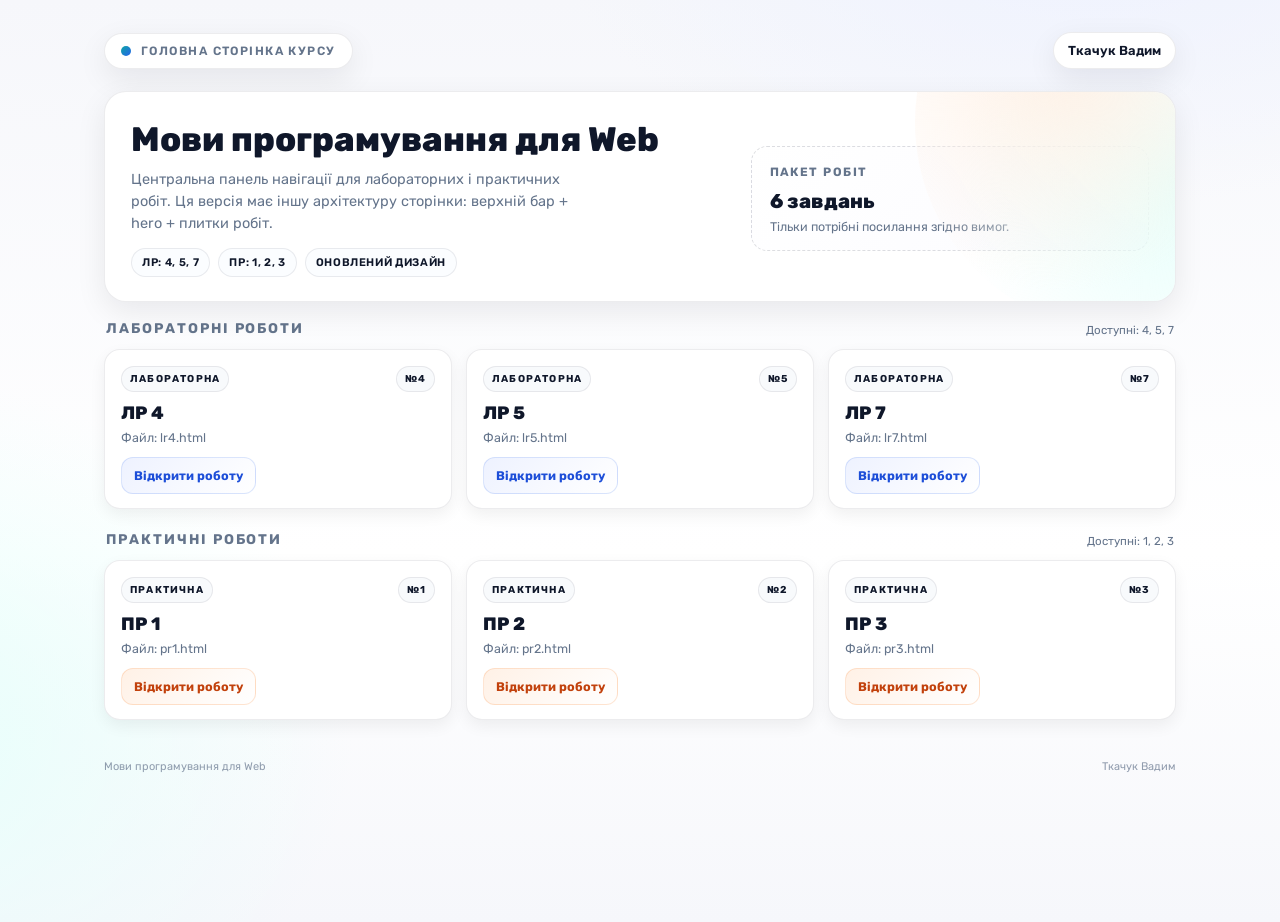
<file: index.html>
<!DOCTYPE html>
<html lang="uk">
<head>
  <meta charset="UTF-8" />
  <title>Мови програмування для Web — Ткачук Вадим</title>
  <meta name="viewport" content="width=device-width, initial-scale=1.0" />

  <!-- Інший шрифт і настрій -->
  <link href="https://fonts.googleapis.com/css2?family=Rubik:wght@300;400;600;800&display=swap" rel="stylesheet">

  <style>
    :root{
      --bg: #f6f7fb;
      --panel: #ffffff;
      --text: #0f172a;
      --muted: #64748b;

      --accent-a: #0ea5a5;  /* teal */
      --accent-b: #f97316;  /* orange */
      --accent-c: #2563eb;  /* blue */

      --soft-a: #e6fffb;
      --soft-b: #fff1e6;
      --soft-c: #eef2ff;

      --border: rgba(15, 23, 42, 0.08);
      --shadow: 0 10px 30px rgba(2, 6, 23, 0.08);
      --radius-xl: 22px;
      --radius-lg: 16px;
    }

    *{ box-sizing:border-box; margin:0; padding:0; }

    body{
      font-family: "Rubik", system-ui, -apple-system, Segoe UI, Roboto, Arial, sans-serif;
      color: var(--text);
      background:
        radial-gradient(900px 500px at 85% -10%, var(--soft-c), transparent 60%),
        radial-gradient(800px 600px at -10% 80%, var(--soft-a), transparent 60%),
        linear-gradient(180deg, var(--bg), #ffffff 60%, var(--bg));
      min-height:100vh;
    }

    /* Верхня панель */
    .topbar{
      max-width: 1100px;
      margin: 22px auto 0;
      padding: 10px 14px;
      display:flex;
      align-items:center;
      justify-content:space-between;
      gap: 12px;
    }

    .brand{
      background: var(--panel);
      border: 1px solid var(--border);
      box-shadow: var(--shadow);
      border-radius: 999px;
      padding: 10px 16px;
      display:flex;
      align-items:center;
      gap: 10px;
    }

    .dot{
      width: 10px;
      height: 10px;
      border-radius: 50%;
      background: linear-gradient(135deg, var(--accent-a), var(--accent-c));
    }

    .brand span{
      font-size: 12px;
      letter-spacing: 0.12em;
      text-transform: uppercase;
      color: var(--muted);
      font-weight: 600;
    }

    .name-pill{
      background: var(--panel);
      border: 1px solid var(--border);
      box-shadow: var(--shadow);
      border-radius: 999px;
      padding: 10px 14px;
      font-size: 13px;
      font-weight: 600;
      color: var(--text);
      white-space: nowrap;
    }

    /* Герой */
    .hero-wrap{
      max-width: 1100px;
      margin: 12px auto 0;
      padding: 0 14px;
    }

    .hero{
      background: var(--panel);
      border: 1px solid var(--border);
      box-shadow: var(--shadow);
      border-radius: var(--radius-xl);
      padding: 28px 26px 24px;
      display:grid;
      grid-template-columns: 1.2fr 0.8fr;
      gap: 22px;
      position: relative;
      overflow: hidden;
    }

    .hero::after{
      content:"";
      position:absolute;
      width: 420px;
      height: 420px;
      border-radius: 50%;
      right: -160px;
      top: -180px;
      background:
        radial-gradient(circle at 35% 35%, var(--soft-b), transparent 60%),
        radial-gradient(circle at 65% 65%, var(--soft-a), transparent 60%);
      pointer-events:none;
    }

    .hero h1{
      font-size: clamp(24px, 3.4vw, 34px);
      font-weight: 800;
      line-height: 1.15;
      margin-bottom: 10px;
    }

    .hero p{
      color: var(--muted);
      font-size: 14.5px;
      line-height: 1.5;
      max-width: 50ch;
    }

    .hero-badges{
      display:flex;
      flex-wrap: wrap;
      gap: 8px;
      margin-top: 14px;
    }

    .badge{
      padding: 7px 10px;
      border-radius: 999px;
      border: 1px solid var(--border);
      background: #fbfdff;
      font-size: 11px;
      font-weight: 600;
      letter-spacing: 0.06em;
      text-transform: uppercase;
      color: #0f172a;
    }

    .side-card{
      border-radius: var(--radius-lg);
      border: 1px dashed rgba(15,23,42,0.14);
      background: linear-gradient(135deg, #ffffff, #fbfbff);
      padding: 18px 18px 16px;
      align-self: center;
    }

    .side-card h3{
      font-size: 12px;
      letter-spacing: 0.12em;
      text-transform: uppercase;
      color: var(--muted);
      margin-bottom: 10px;
    }

    .side-card .big{
      font-size: 20px;
      font-weight: 800;
    }

    .side-card .small{
      margin-top: 6px;
      font-size: 12.5px;
      color: var(--muted);
    }

    /* Секція робіт */
    .content{
      max-width: 1100px;
      margin: 18px auto 40px;
      padding: 0 14px;
    }

    .section-head{
      display:flex;
      align-items:flex-end;
      justify-content: space-between;
      gap: 12px;
      margin: 18px 2px 12px;
    }

    .section-title{
      font-size: 14px;
      letter-spacing: 0.14em;
      text-transform: uppercase;
      color: var(--muted);
      font-weight: 700;
    }

    .section-sub{
      font-size: 11.5px;
      color: var(--muted);
    }

    /* Інша побудова: плитки */
    .grid{
      display:grid;
      grid-template-columns: repeat(3, minmax(0, 1fr));
      gap: 14px;
    }

    .card{
      background: var(--panel);
      border: 1px solid var(--border);
      border-radius: var(--radius-lg);
      box-shadow: 0 6px 16px rgba(2, 6, 23, 0.06);
      padding: 16px 16px 14px;
      transition: transform .16s ease, box-shadow .16s ease, border-color .16s ease;
    }

    .card:hover{
      transform: translateY(-3px);
      box-shadow: 0 14px 28px rgba(2, 6, 23, 0.10);
      border-color: rgba(15,23,42,0.14);
    }

    .card-row{
      display:flex;
      align-items:center;
      justify-content: space-between;
      gap: 10px;
    }

    .tag{
      font-size: 10px;
      font-weight: 700;
      letter-spacing: 0.12em;
      text-transform: uppercase;
      padding: 6px 8px;
      border-radius: 999px;
      border: 1px solid var(--border);
      background: #f8fafc;
      color: #0f172a;
      white-space: nowrap;
    }

    .work-title{
      font-size: 18px;
      font-weight: 800;
      margin: 10px 0 6px;
    }

    .work-desc{
      font-size: 12.5px;
      color: var(--muted);
      margin-bottom: 12px;
    }

    .go{
      display:inline-flex;
      align-items:center;
      justify-content:center;
      gap: 8px;
      text-decoration:none;
      font-size: 12.5px;
      font-weight: 700;
      padding: 10px 12px;
      border-radius: 12px;
      border: 1px solid transparent;
      transition: background .16s ease, border-color .16s ease;
    }

    /* Різні стилі кнопок для відчутно іншого дизайну */
    .go.lab{
      background: linear-gradient(135deg, var(--soft-c), #ffffff);
      color: #1d4ed8;
      border-color: rgba(37, 99, 235, 0.16);
    }

    .go.pr{
      background: linear-gradient(135deg, var(--soft-b), #ffffff);
      color: #c2410c;
      border-color: rgba(249, 115, 22, 0.18);
    }

    .go:hover{
      background: #ffffff;
    }

    /* Футер */
    footer{
      max-width: 1100px;
      margin: 0 auto 30px;
      padding: 0 14px;
      color: rgba(100,116,139,0.7);
      font-size: 11px;
      display:flex;
      justify-content: space-between;
      gap: 10px;
    }

    /* Адаптив */
    @media (max-width: 980px){
      .hero{
        grid-template-columns: 1fr;
      }
      .grid{
        grid-template-columns: repeat(2, minmax(0, 1fr));
      }
    }

    @media (max-width: 640px){
      .topbar{
        flex-direction: column;
        align-items: stretch;
      }
      .brand, .name-pill{
        justify-content:center;
      }
      .grid{
        grid-template-columns: 1fr;
      }
      footer{
        flex-direction: column;
        align-items: flex-start;
      }
    }
  </style>
</head>

<body>
  <!-- Верхня панель -->
  <div class="topbar">
    <div class="brand">
      <span class="dot"></span>
      <span>Головна сторінка курсу</span>
    </div>
    <div class="name-pill">Ткачук Вадим</div>
  </div>

  <!-- Герой -->
  <div class="hero-wrap">
    <section class="hero">
      <div>
        <h1>Мови програмування для Web</h1>
        <p>
          Центральна панель навігації для лабораторних і практичних робіт.
          Ця версія має іншу архітектуру сторінки: верхній бар + hero + плитки робіт.
        </p>
        <div class="hero-badges">
          <span class="badge">ЛР: 4, 5, 7</span>
          <span class="badge">ПР: 1, 2, 3</span>
          <span class="badge">Оновлений дизайн</span>
        </div>
      </div>

      <div class="side-card">
        <h3>Пакет робіт</h3>
        <div class="big">6 завдань</div>
        <div class="small">
          Тільки потрібні посилання згідно вимог.
        </div>
      </div>
    </section>
  </div>

  <!-- Контент -->
  <div class="content">
    <!-- Лабораторні -->
    <div class="section-head">
      <div class="section-title">Лабораторні роботи</div>
      <div class="section-sub">Доступні: 4, 5, 7</div>
    </div>

    <div class="grid">
      <article class="card">
        <div class="card-row">
          <span class="tag">Лабораторна</span>
          <span class="tag">№4</span>
        </div>
        <div class="work-title">ЛР 4</div>
        <div class="work-desc">Файл: lr4.html</div>
        <a class="go lab" href="lr4.html">Відкрити роботу</a>
      </article>

      <article class="card">
        <div class="card-row">
          <span class="tag">Лабораторна</span>
          <span class="tag">№5</span>
        </div>
        <div class="work-title">ЛР 5</div>
        <div class="work-desc">Файл: lr5.html</div>
        <a class="go lab" href="lr5.html">Відкрити роботу</a>
      </article>

      <article class="card">
        <div class="card-row">
          <span class="tag">Лабораторна</span>
          <span class="tag">№7</span>
        </div>
        <div class="work-title">ЛР 7</div>
        <div class="work-desc">Файл: lr7.html</div>
        <a class="go lab" href="lr7.html">Відкрити роботу</a>
      </article>
    </div>

    <!-- Практичні -->
    <div class="section-head" style="margin-top: 22px;">
      <div class="section-title">Практичні роботи</div>
      <div class="section-sub">Доступні: 1, 2, 3</div>
    </div>

    <div class="grid">
      <article class="card">
        <div class="card-row">
          <span class="tag">Практична</span>
          <span class="tag">№1</span>
        </div>
        <div class="work-title">ПР 1</div>
        <div class="work-desc">Файл: pr1.html</div>
        <a class="go pr" href="pr1.html">Відкрити роботу</a>
      </article>

      <article class="card">
        <div class="card-row">
          <span class="tag">Практична</span>
          <span class="tag">№2</span>
        </div>
        <div class="work-title">ПР 2</div>
        <div class="work-desc">Файл: pr2.html</div>
        <a class="go pr" href="pr2.html">Відкрити роботу</a>
      </article>

      <article class="card">
        <div class="card-row">
          <span class="tag">Практична</span>
          <span class="tag">№3</span>
        </div>
        <div class="work-title">ПР 3</div>
        <div class="work-desc">Файл: pr3.html</div>
        <a class="go pr" href="pr3.html">Відкрити роботу</a>
      </article>
    </div>
  </div>

  <footer>
    <span>Мови програмування для Web</span>
    <span>Ткачук Вадим</span>
  </footer>
</body>
</html>
</file>
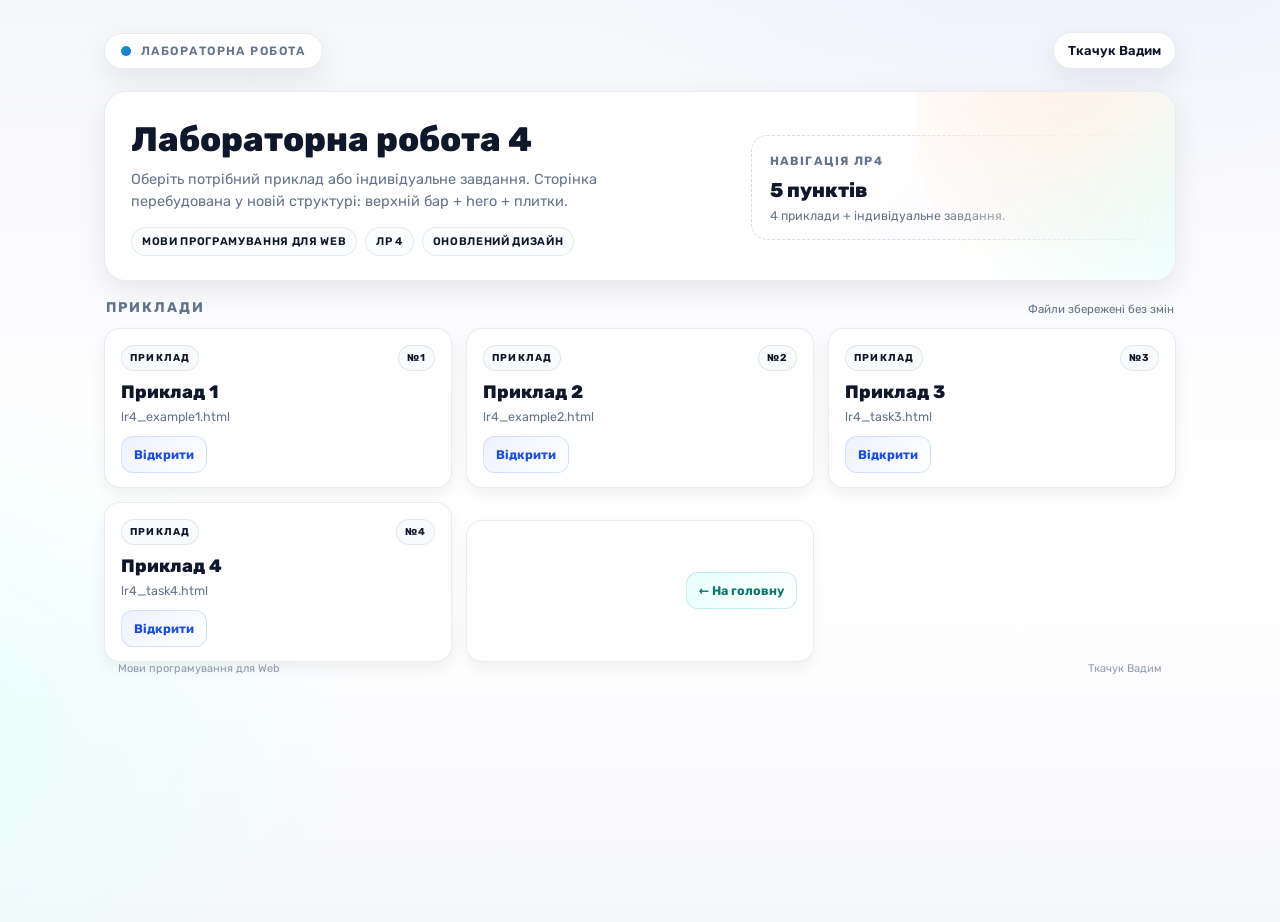
<file: lr4.html>
<!DOCTYPE html>
<html lang="uk">
<head>
  <meta charset="UTF-8" />
  <title>Лабораторна робота 4 — Мови програмування для Web</title>
  <meta name="viewport" content="width=device-width, initial-scale=1.0" />

  <!-- Інший шрифт -->
  <link href="https://fonts.googleapis.com/css2?family=Rubik:wght@300;400;600;800&display=swap" rel="stylesheet">

  <style>
    :root{
      --bg: #f6f7fb;
      --panel: #ffffff;
      --text: #0f172a;
      --muted: #64748b;

      --accent-a: #0ea5a5;  /* teal */
      --accent-b: #f97316;  /* orange */
      --accent-c: #2563eb;  /* blue */

      --soft-a: #e6fffb;
      --soft-b: #fff1e6;
      --soft-c: #eef2ff;

      --border: rgba(15, 23, 42, 0.08);
      --shadow: 0 10px 30px rgba(2, 6, 23, 0.08);

      --radius-xl: 22px;
      --radius-lg: 16px;
      --radius-md: 12px;
    }

    *{ box-sizing:border-box; margin:0; padding:0; }

    body{
      font-family: "Rubik", system-ui, -apple-system, Segoe UI, Roboto, Arial, sans-serif;
      color: var(--text);
      background:
        radial-gradient(900px 500px at 85% -10%, var(--soft-c), transparent 60%),
        radial-gradient(800px 600px at -10% 80%, var(--soft-a), transparent 60%),
        linear-gradient(180deg, var(--bg), #ffffff 60%, var(--bg));
      min-height:100vh;
    }

    /* Верхня панель */
    .topbar{
      max-width: 1100px;
      margin: 22px auto 0;
      padding: 10px 14px;
      display:flex;
      align-items:center;
      justify-content:space-between;
      gap: 12px;
    }

    .brand{
      background: var(--panel);
      border: 1px solid var(--border);
      box-shadow: var(--shadow);
      border-radius: 999px;
      padding: 10px 16px;
      display:flex;
      align-items:center;
      gap: 10px;
    }

    .dot{
      width: 10px;
      height: 10px;
      border-radius: 50%;
      background: linear-gradient(135deg, var(--accent-a), var(--accent-c));
    }

    .brand span{
      font-size: 12px;
      letter-spacing: 0.12em;
      text-transform: uppercase;
      color: var(--muted);
      font-weight: 600;
    }

    .name-pill{
      background: var(--panel);
      border: 1px solid var(--border);
      box-shadow: var(--shadow);
      border-radius: 999px;
      padding: 10px 14px;
      font-size: 13px;
      font-weight: 600;
      color: var(--text);
      white-space: nowrap;
    }

    /* Герой */
    .hero-wrap{
      max-width: 1100px;
      margin: 12px auto 0;
      padding: 0 14px;
    }

    .hero{
      background: var(--panel);
      border: 1px solid var(--border);
      box-shadow: var(--shadow);
      border-radius: var(--radius-xl);
      padding: 28px 26px 24px;
      display:grid;
      grid-template-columns: 1.2fr 0.8fr;
      gap: 22px;
      position: relative;
      overflow: hidden;
    }

    .hero::after{
      content:"";
      position:absolute;
      width: 420px;
      height: 420px;
      border-radius: 50%;
      right: -160px;
      top: -180px;
      background:
        radial-gradient(circle at 35% 35%, var(--soft-b), transparent 60%),
        radial-gradient(circle at 65% 65%, var(--soft-a), transparent 60%);
      pointer-events:none;
    }

    .hero h1{
      font-size: clamp(24px, 3.4vw, 34px);
      font-weight: 800;
      line-height: 1.15;
      margin-bottom: 10px;
    }

    .hero p{
      color: var(--muted);
      font-size: 14.5px;
      line-height: 1.5;
      max-width: 55ch;
    }

    .hero-badges{
      display:flex;
      flex-wrap: wrap;
      gap: 8px;
      margin-top: 14px;
    }

    .badge{
      padding: 7px 10px;
      border-radius: 999px;
      border: 1px solid var(--border);
      background: #fbfdff;
      font-size: 11px;
      font-weight: 600;
      letter-spacing: 0.06em;
      text-transform: uppercase;
      color: #0f172a;
    }

    .side-card{
      border-radius: var(--radius-lg);
      border: 1px dashed rgba(15,23,42,0.14);
      background: linear-gradient(135deg, #ffffff, #fbfbff);
      padding: 18px 18px 16px;
      align-self: center;
    }

    .side-card h3{
      font-size: 12px;
      letter-spacing: 0.12em;
      text-transform: uppercase;
      color: var(--muted);
      margin-bottom: 10px;
    }

    .side-card .big{
      font-size: 20px;
      font-weight: 800;
    }

    .side-card .small{
      margin-top: 6px;
      font-size: 12.5px;
      color: var(--muted);
    }

    /* Контент */
    .content{
      max-width: 1100px;
      margin: 18px auto 40px;
      padding: 0 14px;
    }

    .section-head{
      display:flex;
      align-items:flex-end;
      justify-content: space-between;
      gap: 12px;
      margin: 18px 2px 12px;
    }

    .section-title{
      font-size: 14px;
      letter-spacing: 0.14em;
      text-transform: uppercase;
      color: var(--muted);
      font-weight: 700;
    }

    .section-sub{
      font-size: 11.5px;
      color: var(--muted);
    }

    /* Плитки */
    .grid{
      display:grid;
      grid-template-columns: repeat(3, minmax(0, 1fr));
      gap: 14px;
    }

    .card{
      background: var(--panel);
      border: 1px solid var(--border);
      border-radius: var(--radius-lg);
      box-shadow: 0 6px 16px rgba(2, 6, 23, 0.06);
      padding: 16px 16px 14px;
      transition: transform .16s ease, box-shadow .16s ease, border-color .16s ease;
    }

    .card:hover{
      transform: translateY(-3px);
      box-shadow: 0 14px 28px rgba(2, 6, 23, 0.10);
      border-color: rgba(15,23,42,0.14);
    }

    .card-row{
      display:flex;
      align-items:center;
      justify-content: space-between;
      gap: 10px;
    }

    .tag{
      font-size: 10px;
      font-weight: 700;
      letter-spacing: 0.12em;
      text-transform: uppercase;
      padding: 6px 8px;
      border-radius: 999px;
      border: 1px solid var(--border);
      background: #f8fafc;
      color: #0f172a;
      white-space: nowrap;
    }

    .work-title{
      font-size: 18px;
      font-weight: 800;
      margin: 10px 0 6px;
    }

    .work-desc{
      font-size: 12.5px;
      color: var(--muted);
      margin-bottom: 12px;
    }

    .go{
      display:inline-flex;
      align-items:center;
      justify-content:center;
      gap: 8px;
      text-decoration:none;
      font-size: 12.5px;
      font-weight: 700;
      padding: 10px 12px;
      border-radius: var(--radius-md);
      border: 1px solid transparent;
      transition: background .16s ease, border-color .16s ease, transform .16s ease;
    }

    .go.example{
      background: linear-gradient(135deg, var(--soft-c), #ffffff);
      color: #1d4ed8;
      border-color: rgba(37, 99, 235, 0.16);
    }

    .go.individual{
      background: linear-gradient(135deg, var(--soft-b), #ffffff);
      color: #c2410c;
      border-color: rgba(249, 115, 22, 0.18);
    }

    .go.back{
      background: linear-gradient(135deg, var(--soft-a), #ffffff);
      color: #0f766e;
      border-color: rgba(14, 165, 165, 0.20);
    }

    .go:hover{
      background: #ffffff;
      transform: translateY(-1px);
    }

    /* Нижня панель */
    .bottom-bar{
      margin-top: 18px;
      display:flex;
      align-items:center;
      justify-content: space-between;
      gap: 12px;
      background: var(--panel);
      border: 1px solid var(--border);
      box-shadow: 0 6px 16px rgba(2, 6, 23, 0.05);
      border-radius: var(--radius-lg);
      padding: 14px 16px;
    }

    .bottom-note{
      font-size: 11.5px;
      color: var(--muted);
    }

    footer{
      max-width: 1100px;
      margin: 0 auto 30px;
      padding: 0 14px;
      color: rgba(100,116,139,0.7);
      font-size: 11px;
      display:flex;
      justify-content: space-between;
      gap: 10px;
    }

    /* Адаптив */
    @media (max-width: 980px){
      .hero{ grid-template-columns: 1fr; }
      .grid{ grid-template-columns: repeat(2, minmax(0, 1fr)); }
      .bottom-bar{ flex-direction: column; align-items: flex-start; }
    }

    @media (max-width: 640px){
      .topbar{
        flex-direction: column;
        align-items: stretch;
      }
      .brand, .name-pill{ justify-content:center; }
      .grid{ grid-template-columns: 1fr; }
      footer{ flex-direction: column; align-items: flex-start; }
    }
  </style>
</head>

<body>
  <!-- Верхня панель -->
  <div class="topbar">
    <div class="brand">
      <span class="dot"></span>
      <span>Лабораторна робота</span>
    </div>
    <div class="name-pill">Ткачук Вадим</div>
  </div>

  <!-- Герой -->
  <div class="hero-wrap">
    <section class="hero">
      <div>
        <h1>Лабораторна робота 4</h1>
        <p>
          Оберіть потрібний приклад або індивідуальне завдання.
          Сторінка перебудована у новій структурі: верхній бар + hero + плитки.
        </p>
        <div class="hero-badges">
          <span class="badge">Мови програмування для Web</span>
          <span class="badge">ЛР 4</span>
          <span class="badge">Оновлений дизайн</span>
        </div>
      </div>

      <div class="side-card">
        <h3>Навігація ЛР4</h3>
        <div class="big">5 пунктів</div>
        <div class="small">
          4 приклади + індивідуальне завдання.
        </div>
      </div>
    </section>
  </div>

  <!-- Контент -->
  <div class="content">
    <div class="section-head">
      <div class="section-title">Приклади</div>
      <div class="section-sub">Файли збережені без змін</div>
    </div>

    <div class="grid">
      <article class="card">
        <div class="card-row">
          <span class="tag">Приклад</span>
          <span class="tag">№1</span>
        </div>
        <div class="work-title">Приклад 1</div>
        <div class="work-desc">lr4_example1.html</div>
        <a class="go example" href="lr4_example1.html">Відкрити</a>
      </article>

      <article class="card">
        <div class="card-row">
          <span class="tag">Приклад</span>
          <span class="tag">№2</span>
        </div>
        <div class="work-title">Приклад 2</div>
        <div class="work-desc">lr4_example2.html</div>
        <a class="go example" href="lr4_example2.html">Відкрити</a>
      </article>

      <article class="card">
        <div class="card-row">
          <span class="tag">Приклад</span>
          <span class="tag">№3</span>
        </div>
        <div class="work-title">Приклад 3</div>
        <div class="work-desc">lr4_task3.html</div>
        <a class="go example" href="lr4_task3.html">Відкрити</a>
      </article>

      <article class="card">
        <div class="card-row">
          <span class="tag">Приклад</span>
          <span class="tag">№4</span>
        </div>
        <div class="work-title">Приклад 4</div>
        <div class="work-desc">lr4_task4.html</div>
        <a class="go example" href="lr4_task4.html">Відкрити</a>
      </article>

    <div class="bottom-bar">
      <div class="bottom-note">
      </div>
      <a class="go back" href="index.html">← На головну</a>
    </div>
  </div>

  <footer>
    <span>Мови програмування для Web</span>
    <span>Ткачук Вадим</span>
  </footer>
</body>
</html>
</file>
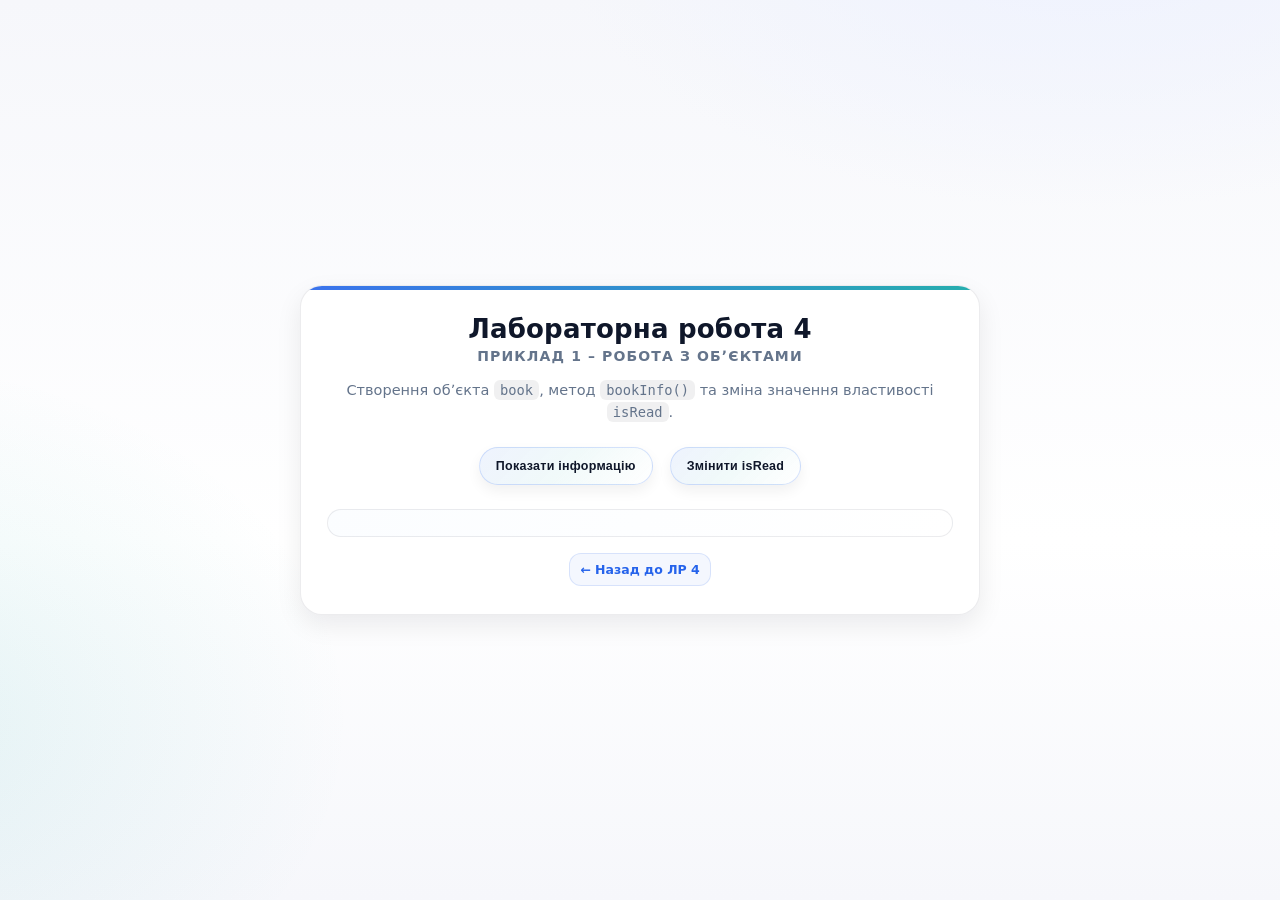
<file: lr4_example1.html>
<!DOCTYPE html>
<html lang="uk">
<head>
    <meta charset="UTF-8">
    <title>ЛР 4 – Приклад 1 (Робота з обʼєктами)</title>
    <meta name="viewport" content="width=device-width, initial-scale=1.0">

    <link rel="stylesheet" href="lr4_example1.css">
    <script src="lr4_example1.js" defer></script>
</head>
<body>
    <div class="container">
        <h1>Лабораторна робота 4</h1>
        <h2>Приклад 1 – Робота з обʼєктами</h2>

        <p class="description">
            Створення обʼєкта <code>book</code>, метод <code>bookInfo()</code> та
            зміна значення властивості <code>isRead</code>.
        </p>

        <button id="showInfo">Показати інформацію</button>
        <button id="toggleRead">Змінити isRead</button>

        <div id="output"></div>

        <a class="back" href="lr4.html">← Назад до ЛР 4</a>
    </div>
</body>
</html>
</file>
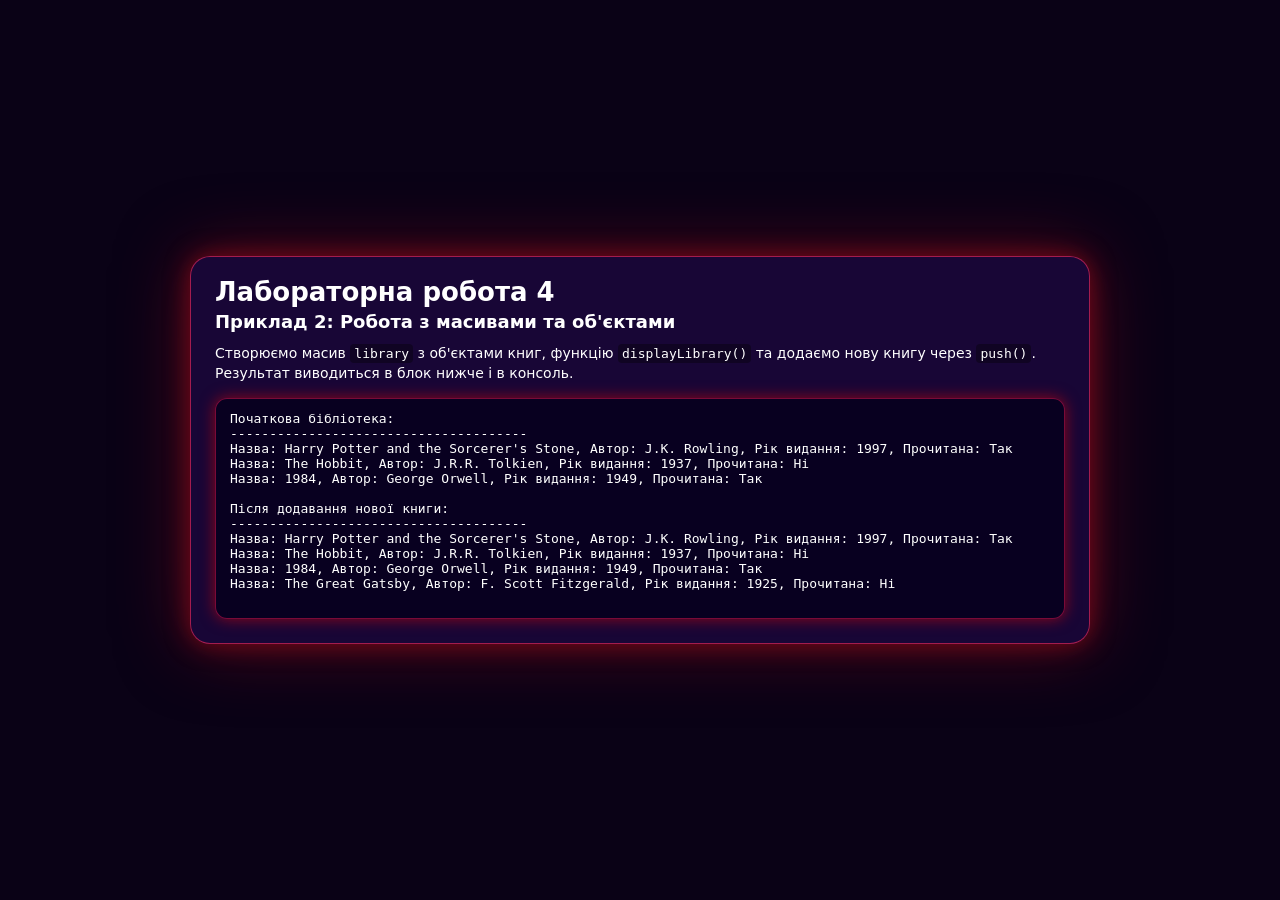
<file: lr4_example2.html>
<!DOCTYPE html>
<html lang="uk">
<head>
    <meta charset="UTF-8">
    <title>Лабораторна 4 – Приклад 2 (library)</title>
    <link rel="stylesheet" href="example2.css">
</head>
<body>
    <div class="container">
        <h1>Лабораторна робота 4</h1>
        <h2>Приклад 2: Робота з масивами та об'єктами</h2>

        <p class="desc">
            Створюємо масив <code>library</code> з об'єктами книг, функцію
            <code>displayLibrary()</code> та додаємо нову книгу через <code>push()</code>.
            Результат виводиться в блок нижче і в консоль.
        </p>

        <pre id="output"></pre>
    </div>

    <script src="example2.js"></script>
</body>
</html>
</file>
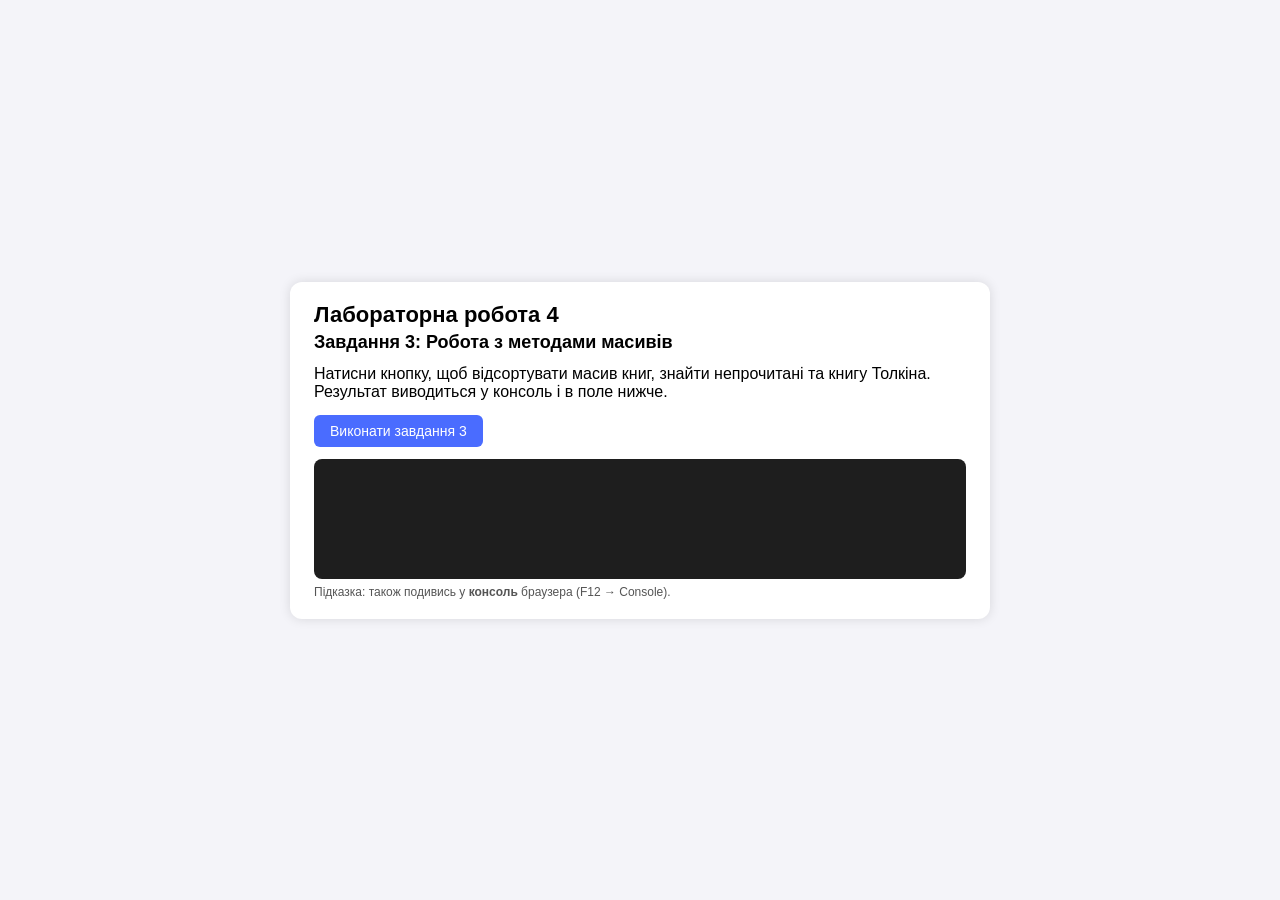
<file: lr4_task3.html>
<!DOCTYPE html>
<html lang="uk">
<head>
    <meta charset="UTF-8">
    <title>ЛР4 – Завдання 3: Робота з методами масивів</title>
    <link rel="stylesheet" href="lr4_task3.css">
    <script src="lr4_task3.js" defer></script>
</head>
<body>
    <div class="container">
        <h1>Лабораторна робота 4</h1>
        <h2>Завдання 3: Робота з методами масивів</h2>

        <p class="desc">
            Натисни кнопку, щоб відсортувати масив книг, знайти непрочитані та книгу Толкіна.
            Результат виводиться у консоль і в поле нижче.
        </p>

        <button id="run">Виконати завдання 3</button>

        <pre id="output"></pre>
        <p class="hint">Підказка: також подивись у <strong>консоль</strong> браузера (F12 → Console).</p>
    </div>
</body>
</html>
</file>
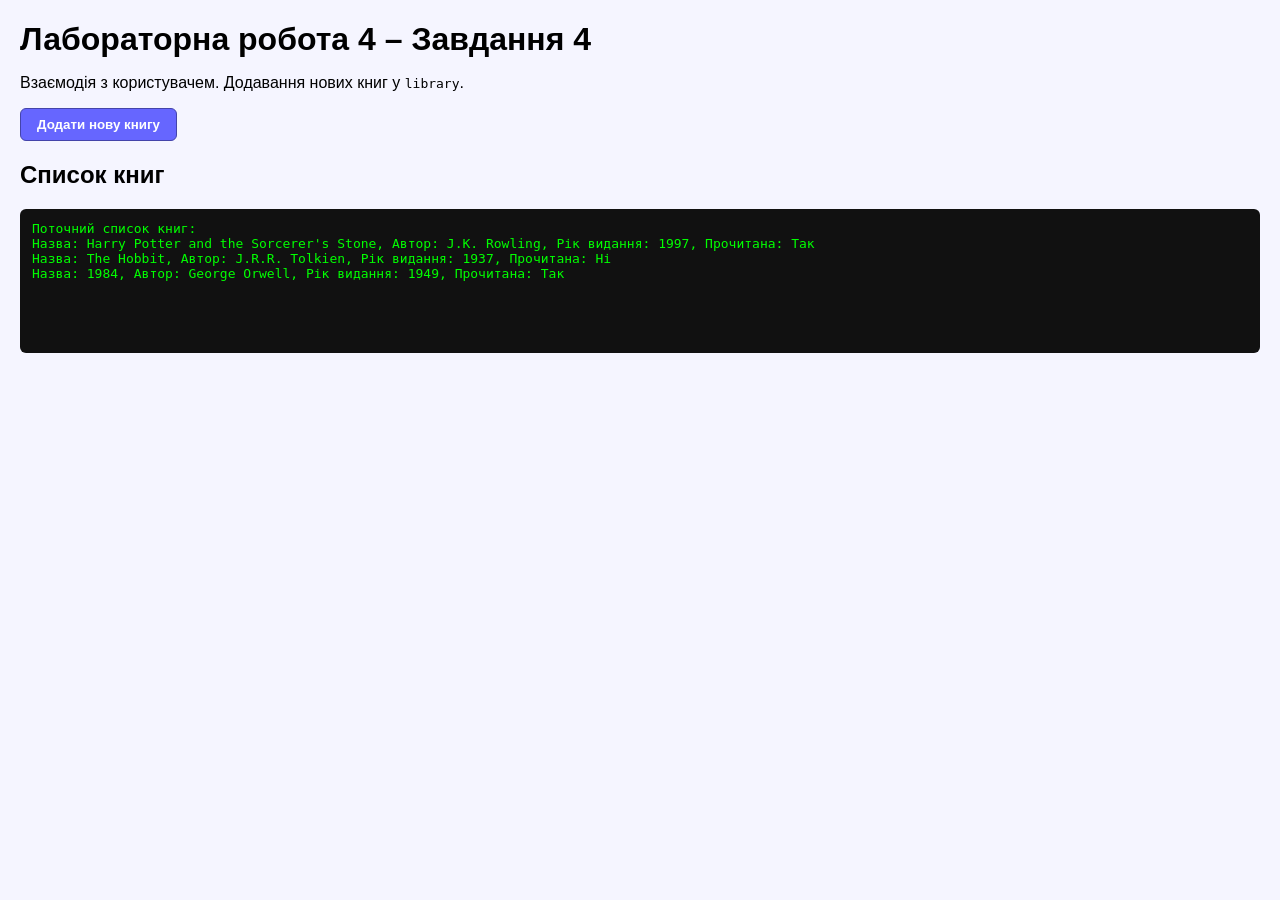
<file: lr4_task4.html>
<!DOCTYPE html>
<html lang="uk">
<head>
    <meta charset="UTF-8">
    <title>ЛР 4 – Завдання 4</title>
    <link rel="stylesheet" href="lr4_task4.css">
</head>
<body>
    <h1>Лабораторна робота 4 – Завдання 4</h1>
    <p>Взаємодія з користувачем. Додавання нових книг у <code>library</code>.</p>

    <button id="addBookBtn">Додати нову книгу</button>

    <h2>Список книг</h2>
    <pre id="output"></pre>

    <script src="lr4_task4.js"></script>
</body>
</html>
</file>
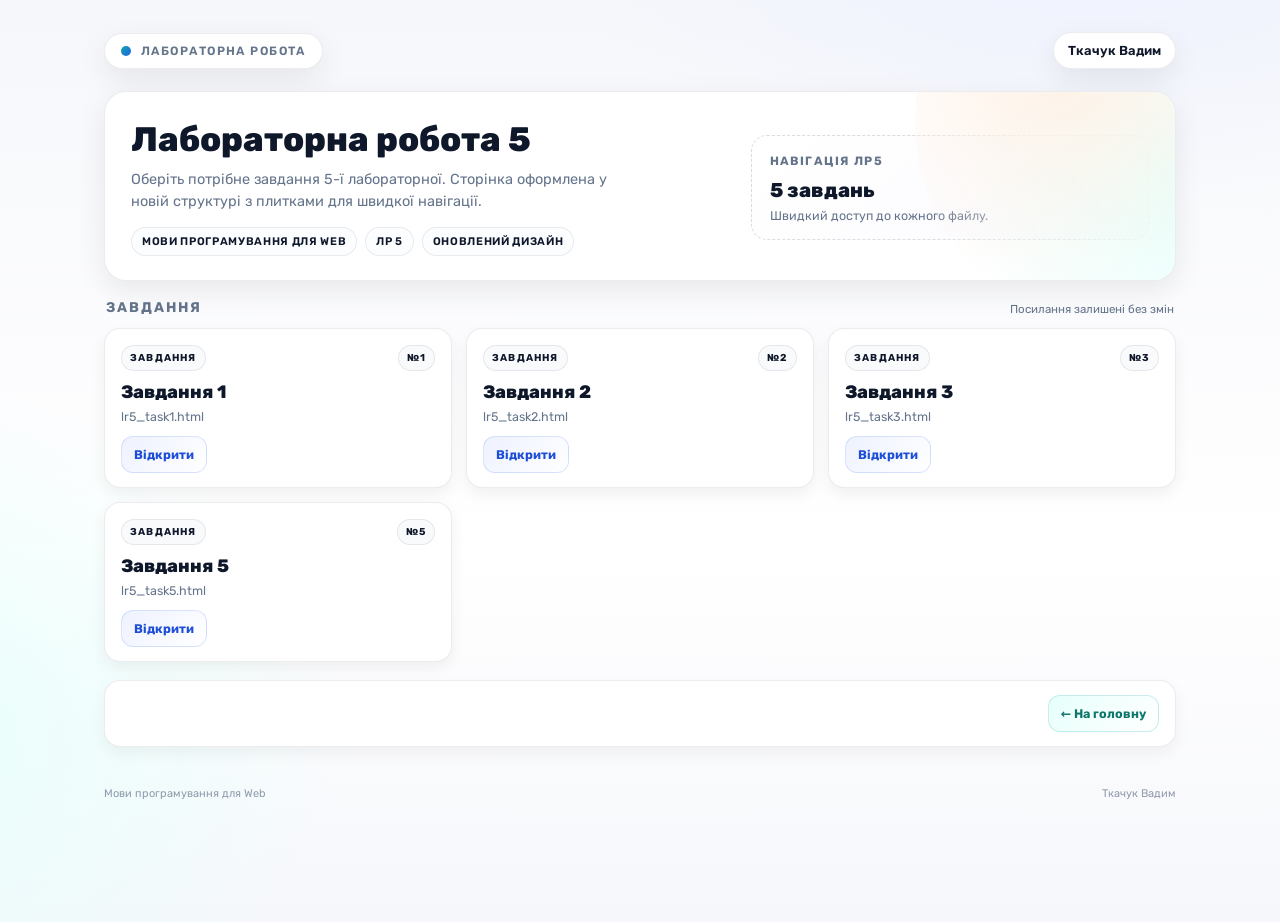
<file: lr5.html>
<!DOCTYPE html>
<html lang="uk">
<head>
  <meta charset="UTF-8" />
  <title>Лабораторна робота 5 — Мови програмування для Web</title>
  <meta name="viewport" content="width=device-width, initial-scale=1.0" />

  <!-- Шрифт як у новому стилі -->
  <link href="https://fonts.googleapis.com/css2?family=Rubik:wght@300;400;600;800&display=swap" rel="stylesheet">

  <style>
    :root{
      --bg: #f6f7fb;
      --panel: #ffffff;
      --text: #0f172a;
      --muted: #64748b;

      --accent-a: #0ea5a5;  /* teal */
      --accent-b: #f97316;  /* orange */
      --accent-c: #2563eb;  /* blue */

      --soft-a: #e6fffb;
      --soft-b: #fff1e6;
      --soft-c: #eef2ff;

      --border: rgba(15, 23, 42, 0.08);
      --shadow: 0 10px 30px rgba(2, 6, 23, 0.08);

      --radius-xl: 22px;
      --radius-lg: 16px;
      --radius-md: 12px;
    }

    *{ box-sizing:border-box; margin:0; padding:0; }

    body{
      font-family: "Rubik", system-ui, -apple-system, Segoe UI, Roboto, Arial, sans-serif;
      color: var(--text);
      background:
        radial-gradient(900px 500px at 85% -10%, var(--soft-c), transparent 60%),
        radial-gradient(800px 600px at -10% 80%, var(--soft-a), transparent 60%),
        linear-gradient(180deg, var(--bg), #ffffff 60%, var(--bg));
      min-height:100vh;
    }

    /* Верхня панель */
    .topbar{
      max-width: 1100px;
      margin: 22px auto 0;
      padding: 10px 14px;
      display:flex;
      align-items:center;
      justify-content:space-between;
      gap: 12px;
    }

    .brand{
      background: var(--panel);
      border: 1px solid var(--border);
      box-shadow: var(--shadow);
      border-radius: 999px;
      padding: 10px 16px;
      display:flex;
      align-items:center;
      gap: 10px;
    }

    .dot{
      width: 10px;
      height: 10px;
      border-radius: 50%;
      background: linear-gradient(135deg, var(--accent-a), var(--accent-c));
    }

    .brand span{
      font-size: 12px;
      letter-spacing: 0.12em;
      text-transform: uppercase;
      color: var(--muted);
      font-weight: 600;
    }

    .name-pill{
      background: var(--panel);
      border: 1px solid var(--border);
      box-shadow: var(--shadow);
      border-radius: 999px;
      padding: 10px 14px;
      font-size: 13px;
      font-weight: 600;
      color: var(--text);
      white-space: nowrap;
    }

    /* Герой */
    .hero-wrap{
      max-width: 1100px;
      margin: 12px auto 0;
      padding: 0 14px;
    }

    .hero{
      background: var(--panel);
      border: 1px solid var(--border);
      box-shadow: var(--shadow);
      border-radius: var(--radius-xl);
      padding: 28px 26px 24px;
      display:grid;
      grid-template-columns: 1.2fr 0.8fr;
      gap: 22px;
      position: relative;
      overflow: hidden;
    }

    .hero::after{
      content:"";
      position:absolute;
      width: 420px;
      height: 420px;
      border-radius: 50%;
      right: -160px;
      top: -180px;
      background:
        radial-gradient(circle at 35% 35%, var(--soft-b), transparent 60%),
        radial-gradient(circle at 65% 65%, var(--soft-a), transparent 60%);
      pointer-events:none;
    }

    .hero h1{
      font-size: clamp(24px, 3.4vw, 34px);
      font-weight: 800;
      line-height: 1.15;
      margin-bottom: 10px;
    }

    .hero p{
      color: var(--muted);
      font-size: 14.5px;
      line-height: 1.5;
      max-width: 55ch;
    }

    .hero-badges{
      display:flex;
      flex-wrap: wrap;
      gap: 8px;
      margin-top: 14px;
    }

    .badge{
      padding: 7px 10px;
      border-radius: 999px;
      border: 1px solid var(--border);
      background: #fbfdff;
      font-size: 11px;
      font-weight: 600;
      letter-spacing: 0.06em;
      text-transform: uppercase;
      color: #0f172a;
    }

    .side-card{
      border-radius: var(--radius-lg);
      border: 1px dashed rgba(15,23,42,0.14);
      background: linear-gradient(135deg, #ffffff, #fbfbff);
      padding: 18px 18px 16px;
      align-self: center;
    }

    .side-card h3{
      font-size: 12px;
      letter-spacing: 0.12em;
      text-transform: uppercase;
      color: var(--muted);
      margin-bottom: 10px;
    }

    .side-card .big{
      font-size: 20px;
      font-weight: 800;
    }

    .side-card .small{
      margin-top: 6px;
      font-size: 12.5px;
      color: var(--muted);
    }

    /* Контент */
    .content{
      max-width: 1100px;
      margin: 18px auto 40px;
      padding: 0 14px;
    }

    .section-head{
      display:flex;
      align-items:flex-end;
      justify-content: space-between;
      gap: 12px;
      margin: 18px 2px 12px;
    }

    .section-title{
      font-size: 14px;
      letter-spacing: 0.14em;
      text-transform: uppercase;
      color: var(--muted);
      font-weight: 700;
    }

    .section-sub{
      font-size: 11.5px;
      color: var(--muted);
    }

    /* Плитки */
    .grid{
      display:grid;
      grid-template-columns: repeat(3, minmax(0, 1fr));
      gap: 14px;
    }

    .card{
      background: var(--panel);
      border: 1px solid var(--border);
      border-radius: var(--radius-lg);
      box-shadow: 0 6px 16px rgba(2, 6, 23, 0.06);
      padding: 16px 16px 14px;
      transition: transform .16s ease, box-shadow .16s ease, border-color .16s ease;
    }

    .card:hover{
      transform: translateY(-3px);
      box-shadow: 0 14px 28px rgba(2, 6, 23, 0.10);
      border-color: rgba(15,23,42,0.14);
    }

    .card-row{
      display:flex;
      align-items:center;
      justify-content: space-between;
      gap: 10px;
    }

    .tag{
      font-size: 10px;
      font-weight: 700;
      letter-spacing: 0.12em;
      text-transform: uppercase;
      padding: 6px 8px;
      border-radius: 999px;
      border: 1px solid var(--border);
      background: #f8fafc;
      color: #0f172a;
      white-space: nowrap;
    }

    .work-title{
      font-size: 18px;
      font-weight: 800;
      margin: 10px 0 6px;
    }

    .work-desc{
      font-size: 12.5px;
      color: var(--muted);
      margin-bottom: 12px;
    }

    .go{
      display:inline-flex;
      align-items:center;
      justify-content:center;
      gap: 8px;
      text-decoration:none;
      font-size: 12.5px;
      font-weight: 700;
      padding: 10px 12px;
      border-radius: var(--radius-md);
      border: 1px solid transparent;
      transition: background .16s ease, border-color .16s ease, transform .16s ease;
    }

    .go.task{
      background: linear-gradient(135deg, var(--soft-c), #ffffff);
      color: #1d4ed8;
      border-color: rgba(37, 99, 235, 0.16);
    }

    .go.back{
      background: linear-gradient(135deg, var(--soft-a), #ffffff);
      color: #0f766e;
      border-color: rgba(14, 165, 165, 0.20);
    }

    .go:hover{
      background: #ffffff;
      transform: translateY(-1px);
    }

    /* Нижня панель */
    .bottom-bar{
      margin-top: 18px;
      display:flex;
      align-items:center;
      justify-content: space-between;
      gap: 12px;
      background: var(--panel);
      border: 1px solid var(--border);
      box-shadow: 0 6px 16px rgba(2, 6, 23, 0.05);
      border-radius: var(--radius-lg);
      padding: 14px 16px;
    }

    .bottom-note{
      font-size: 11.5px;
      color: var(--muted);
    }

    footer{
      max-width: 1100px;
      margin: 0 auto 30px;
      padding: 0 14px;
      color: rgba(100,116,139,0.7);
      font-size: 11px;
      display:flex;
      justify-content: space-between;
      gap: 10px;
    }

    /* Адаптив */
    @media (max-width: 980px){
      .hero{ grid-template-columns: 1fr; }
      .grid{ grid-template-columns: repeat(2, minmax(0, 1fr)); }
      .bottom-bar{ flex-direction: column; align-items: flex-start; }
    }

    @media (max-width: 640px){
      .topbar{
        flex-direction: column;
        align-items: stretch;
      }
      .brand, .name-pill{ justify-content:center; }
      .grid{ grid-template-columns: 1fr; }
      footer{ flex-direction: column; align-items: flex-start; }
    }
  </style>
</head>

<body>
  <!-- Верхня панель -->
  <div class="topbar">
    <div class="brand">
      <span class="dot"></span>
      <span>Лабораторна робота</span>
    </div>
    <div class="name-pill">Ткачук Вадим</div>
  </div>

  <!-- Герой -->
  <div class="hero-wrap">
    <section class="hero">
      <div>
        <h1>Лабораторна робота 5</h1>
        <p>
          Оберіть потрібне завдання 5-ї лабораторної.
          Сторінка оформлена у новій структурі з плитками для швидкої навігації.
        </p>
        <div class="hero-badges">
          <span class="badge">Мови програмування для Web</span>
          <span class="badge">ЛР 5</span>
          <span class="badge">Оновлений дизайн</span>
        </div>
      </div>

      <div class="side-card">
        <h3>Навігація ЛР5</h3>
        <div class="big">5 завдань</div>
        <div class="small">
          Швидкий доступ до кожного файлу.
        </div>
      </div>
    </section>
  </div>

  <!-- Контент -->
  <div class="content">
    <div class="section-head">
      <div class="section-title">Завдання</div>
      <div class="section-sub">Посилання залишені без змін</div>
    </div>

    <div class="grid">
      <article class="card">
        <div class="card-row">
          <span class="tag">Завдання</span>
          <span class="tag">№1</span>
        </div>
        <div class="work-title">Завдання 1</div>
        <div class="work-desc">lr5_task1.html</div>
        <a class="go task" href="lr5_task1.html">Відкрити</a>
      </article>

      <article class="card">
        <div class="card-row">
          <span class="tag">Завдання</span>
          <span class="tag">№2</span>
        </div>
        <div class="work-title">Завдання 2</div>
        <div class="work-desc">lr5_task2.html</div>
        <a class="go task" href="lr5_task2.html">Відкрити</a>
      </article>

      <article class="card">
        <div class="card-row">
          <span class="tag">Завдання</span>
          <span class="tag">№3</span>
        </div>
        <div class="work-title">Завдання 3</div>
        <div class="work-desc">lr5_task3.html</div>
        <a class="go task" href="lr5_task3.html">Відкрити</a>
      </article>


      <article class="card">
        <div class="card-row">
          <span class="tag">Завдання</span>
          <span class="tag">№5</span>
        </div>
        <div class="work-title">Завдання 5</div>
        <div class="work-desc">lr5_task5.html</div>
        <a class="go task" href="lr5_task5.html">Відкрити</a>
      </article>
    </div>

    <div class="bottom-bar">
      <div class="bottom-note">
      </div>
      <a class="go back" href="index.html">← На головну</a>
    </div>
  </div>

  <footer>
    <span>Мови програмування для Web</span>
    <span>Ткачук Вадим</span>
  </footer>
</body>
</html>
</file>
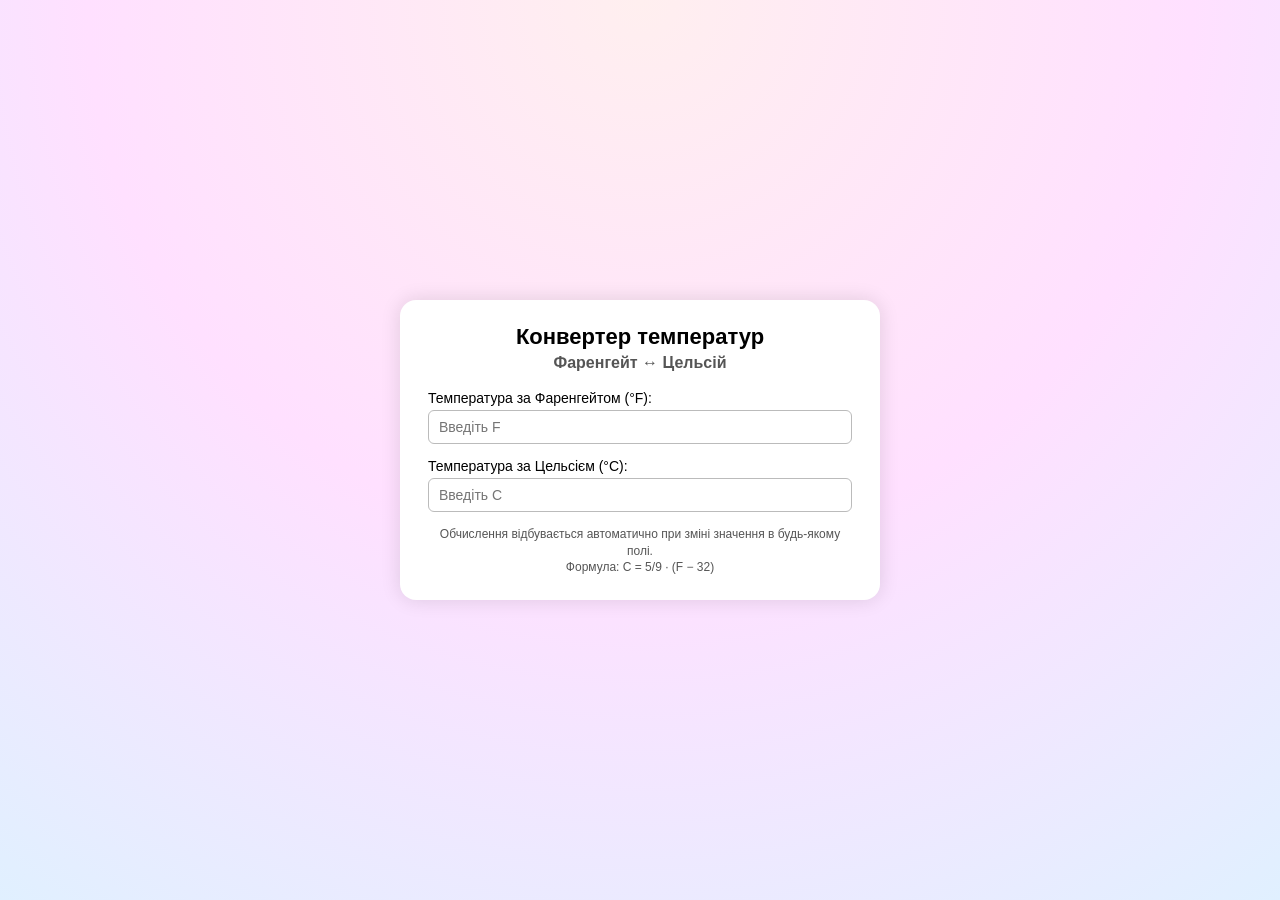
<file: lr5_task1.html>
<!DOCTYPE html>
<html lang="uk">
<head>
    <meta charset="UTF-8">
    <title>ЛР 5 – Завдання 1. Конвертер температур</title>
    <link rel="stylesheet" href="lr5_task1.css">
</head>
<body>
    <div class="container">
        <h1>Конвертер температур</h1>
        <h2>Фаренгейт ↔ Цельсій</h2>

        <div class="field">
            <label for="fahrenheit">Температура за Фаренгейтом (°F):</label>
            <input type="number" id="fahrenheit" placeholder="Введіть F">
        </div>

        <div class="field">
            <label for="celsius">Температура за Цельсієм (°C):</label>
            <input type="number" id="celsius" placeholder="Введіть C">
        </div>

        <p class="note">
            Обчислення відбувається автоматично при зміні значення в будь-якому полі.
            <br>Формула: C = 5/9 · (F − 32)
        </p>
    </div>

    <script src="lr5_task1.js"></script>
</body>
</html>
</file>
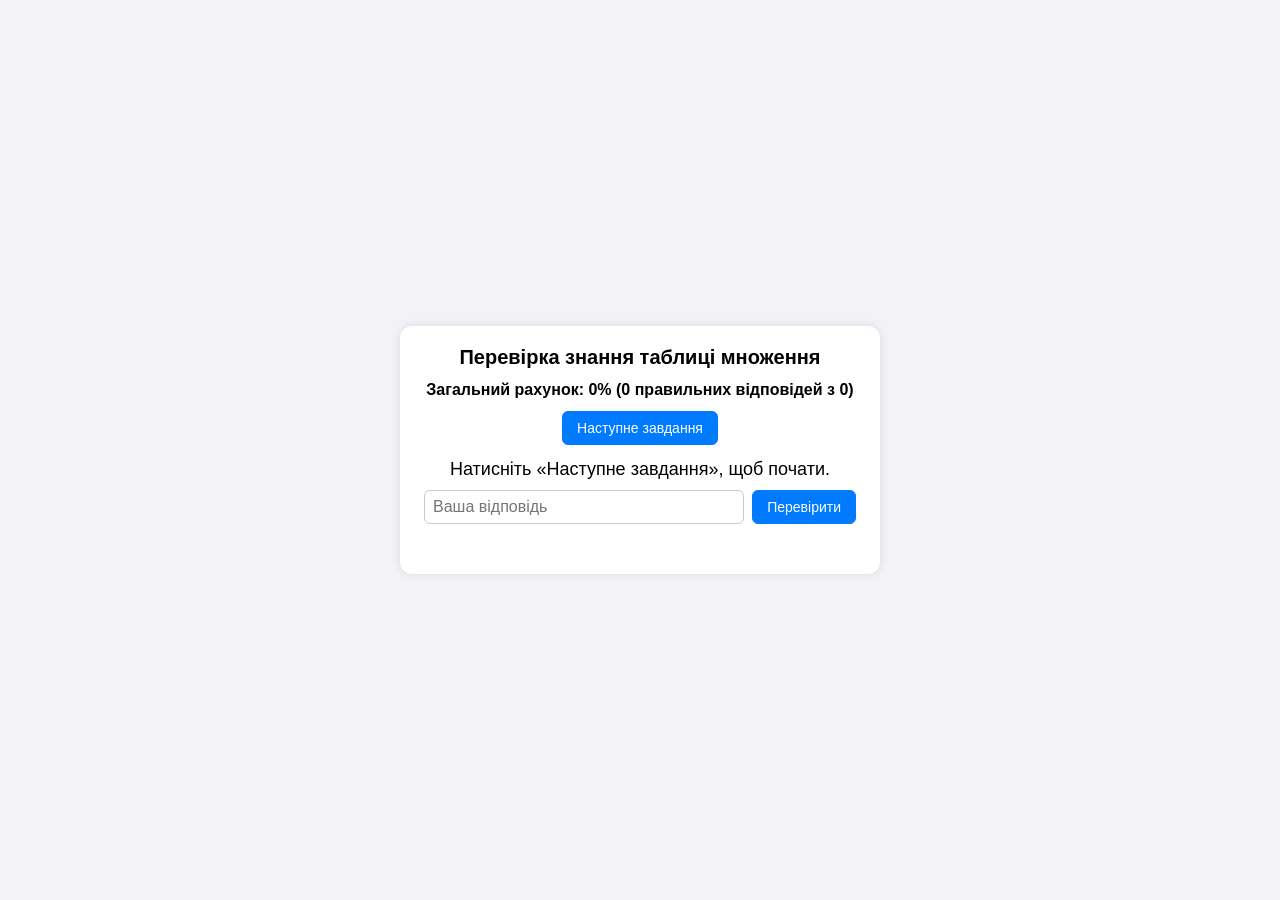
<file: lr5_task2.html>
<!DOCTYPE html>
<html lang="uk">
<head>
    <meta charset="UTF-8">
    <title>Лабораторна 5 – Завдання 2</title>
    <link rel="stylesheet" href="lr5_task2.css">
</head>
<body>
<div class="container">
    <h1>Перевірка знання таблиці множення</h1>

    <div id="score" class="score">
        Загальний рахунок: 0% (0 правильних відповідей з 0)
    </div>

    <button id="next-btn">Наступне завдання</button>

    <div id="task" class="task">
        Натисніть «Наступне завдання», щоб почати.
    </div>

    <div class="answer-row">
        <input type="number" id="answer" placeholder="Ваша відповідь">
        <button id="check-btn">Перевірити</button>
    </div>

    <div id="result" class="result"></div>
</div>

<script src="lr5_task2.js"></script>
</body>
</html>
</file>
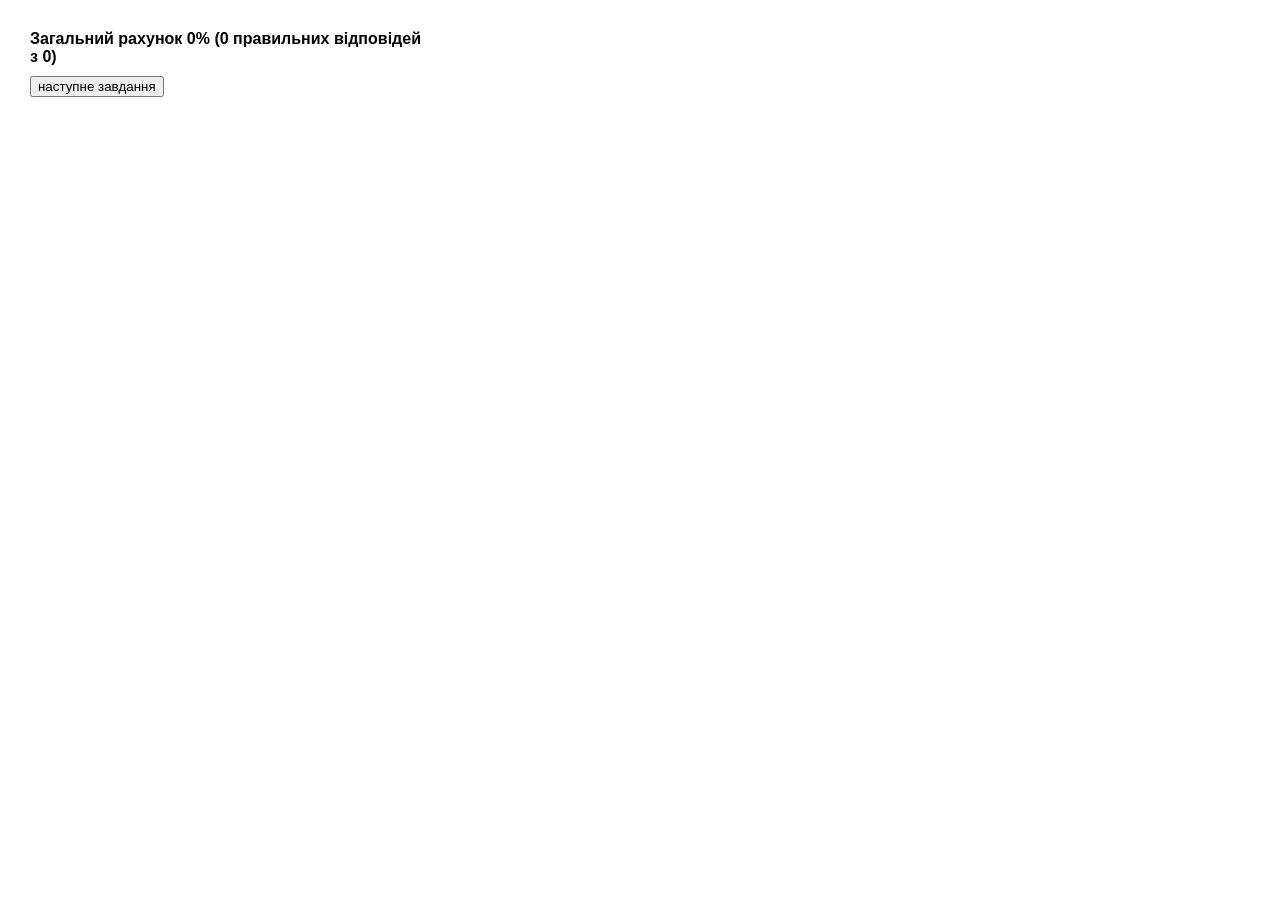
<file: lr5_task3.html>
<!DOCTYPE html>
<html lang="uk">
<head>
    <meta charset="UTF-8">
    <title>ЛР5 – Завдання 3</title>
    <link rel="stylesheet" href="lr5_task3.css">
</head>
<body>
    <div class="container">
        <div id="score">Загальний рахунок 0% (0 правильних відповідей з 0)</div>

        <button id="next">наступне завдання</button>

        <div id="question"></div>

        <div id="answers"></div>

        <div id="result"></div>
    </div>

    <script src="lr5_task3.js"></script>
</body>
</html>
</file>
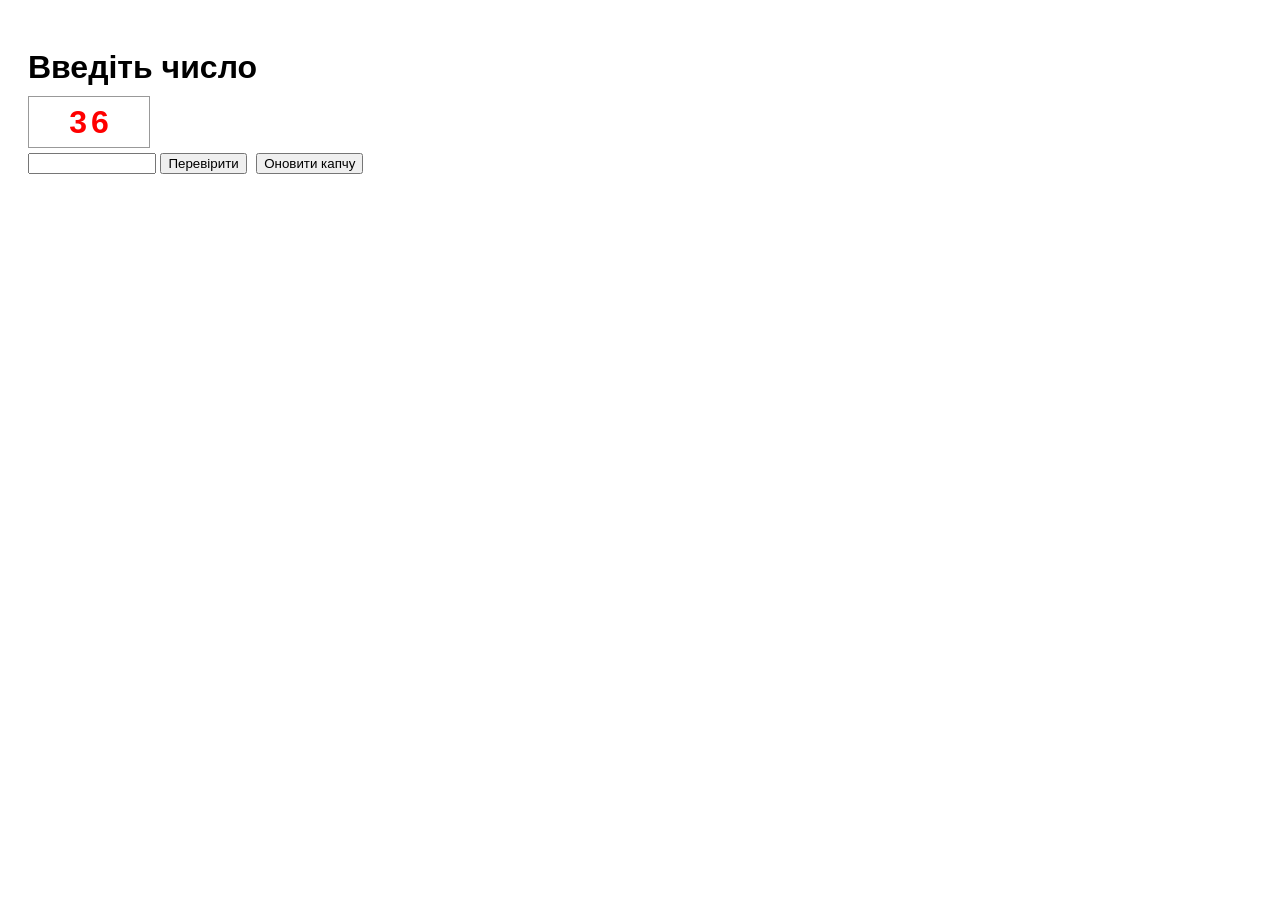
<file: lr5_task5.html>
<!DOCTYPE html>
<html lang="uk">
<head>
    <meta charset="UTF-8">
    <title>ЛР5 Завдання 5 – Капча</title>
    <link rel="stylesheet" href="lr5_task5.css">
</head>
<body>
    <h1>Введіть число</h1>

    <div id="captcha-box">
        <div id="captcha-display"></div>
    </div>

    <input type="text" id="captcha-input">
    <button id="check-btn">Перевірити</button>
    <button id="refresh-btn">Оновити капчу</button>

    <div id="captcha-message"></div>

    <script src="lr5_task5.js"></script>
</body>
</html>
</file>
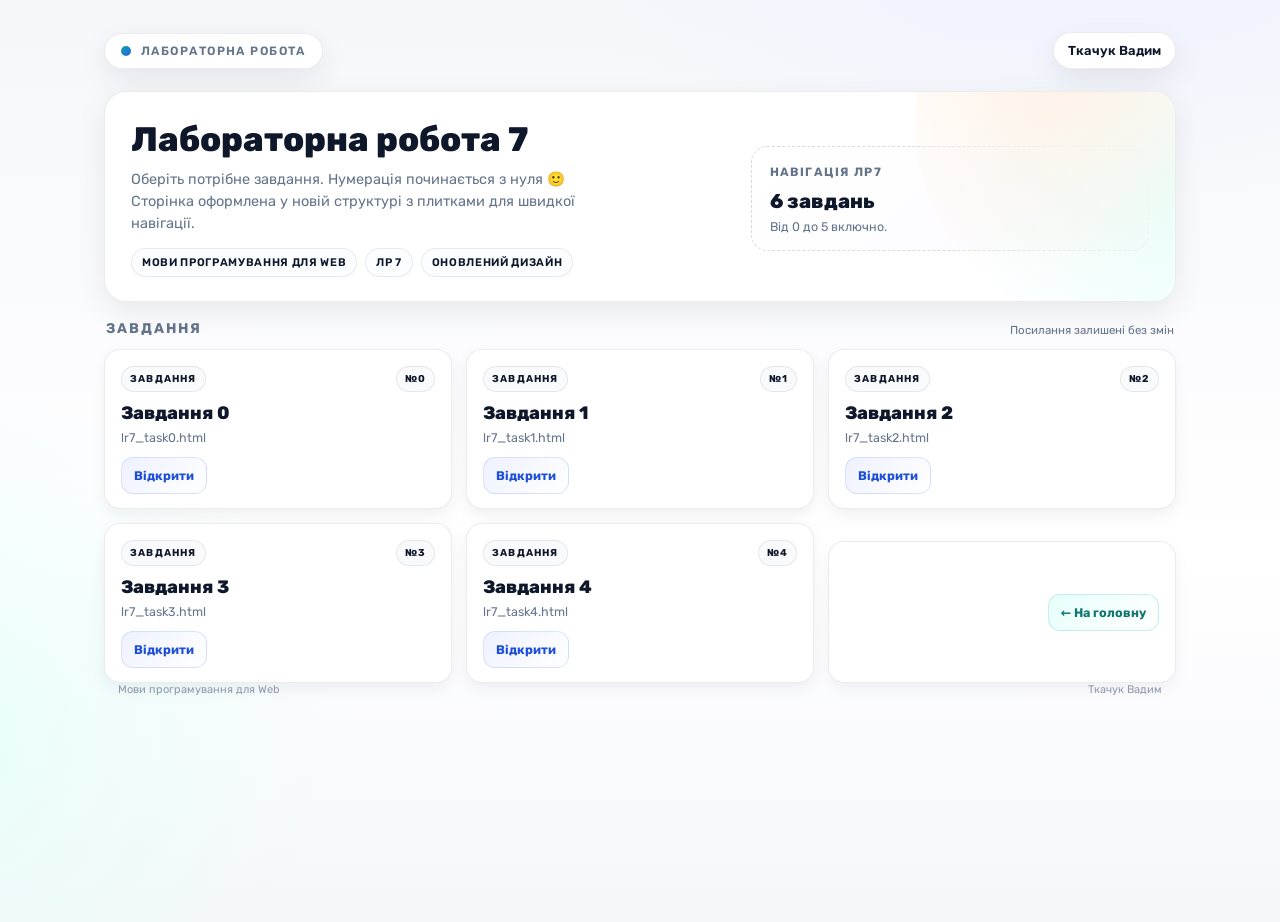
<file: lr7.html>
<!DOCTYPE html>
<html lang="uk">
<head>
  <meta charset="UTF-8" />
  <title>Лабораторна робота 7 — Мови програмування для Web</title>
  <meta name="viewport" content="width=device-width, initial-scale=1.0" />

  <!-- Шрифт як у новому стилі -->
  <link href="https://fonts.googleapis.com/css2?family=Rubik:wght@300;400;600;800&display=swap" rel="stylesheet">

  <style>
    :root{
      --bg: #f6f7fb;
      --panel: #ffffff;
      --text: #0f172a;
      --muted: #64748b;

      --accent-a: #0ea5a5;  /* teal */
      --accent-b: #f97316;  /* orange */
      --accent-c: #2563eb;  /* blue */

      --soft-a: #e6fffb;
      --soft-b: #fff1e6;
      --soft-c: #eef2ff;

      --border: rgba(15, 23, 42, 0.08);
      --shadow: 0 10px 30px rgba(2, 6, 23, 0.08);

      --radius-xl: 22px;
      --radius-lg: 16px;
      --radius-md: 12px;
    }

    *{ box-sizing:border-box; margin:0; padding:0; }

    body{
      font-family: "Rubik", system-ui, -apple-system, Segoe UI, Roboto, Arial, sans-serif;
      color: var(--text);
      background:
        radial-gradient(900px 500px at 85% -10%, var(--soft-c), transparent 60%),
        radial-gradient(800px 600px at -10% 80%, var(--soft-a), transparent 60%),
        linear-gradient(180deg, var(--bg), #ffffff 60%, var(--bg));
      min-height:100vh;
    }

    /* Верхня панель */
    .topbar{
      max-width: 1100px;
      margin: 22px auto 0;
      padding: 10px 14px;
      display:flex;
      align-items:center;
      justify-content:space-between;
      gap: 12px;
    }

    .brand{
      background: var(--panel);
      border: 1px solid var(--border);
      box-shadow: var(--shadow);
      border-radius: 999px;
      padding: 10px 16px;
      display:flex;
      align-items:center;
      gap: 10px;
    }

    .dot{
      width: 10px;
      height: 10px;
      border-radius: 50%;
      background: linear-gradient(135deg, var(--accent-a), var(--accent-c));
    }

    .brand span{
      font-size: 12px;
      letter-spacing: 0.12em;
      text-transform: uppercase;
      color: var(--muted);
      font-weight: 600;
    }

    .name-pill{
      background: var(--panel);
      border: 1px solid var(--border);
      box-shadow: var(--shadow);
      border-radius: 999px;
      padding: 10px 14px;
      font-size: 13px;
      font-weight: 600;
      color: var(--text);
      white-space: nowrap;
    }

    /* Герой */
    .hero-wrap{
      max-width: 1100px;
      margin: 12px auto 0;
      padding: 0 14px;
    }

    .hero{
      background: var(--panel);
      border: 1px solid var(--border);
      box-shadow: var(--shadow);
      border-radius: var(--radius-xl);
      padding: 28px 26px 24px;
      display:grid;
      grid-template-columns: 1.2fr 0.8fr;
      gap: 22px;
      position: relative;
      overflow: hidden;
    }

    .hero::after{
      content:"";
      position:absolute;
      width: 420px;
      height: 420px;
      border-radius: 50%;
      right: -160px;
      top: -180px;
      background:
        radial-gradient(circle at 35% 35%, var(--soft-b), transparent 60%),
        radial-gradient(circle at 65% 65%, var(--soft-a), transparent 60%);
      pointer-events:none;
    }

    .hero h1{
      font-size: clamp(24px, 3.4vw, 34px);
      font-weight: 800;
      line-height: 1.15;
      margin-bottom: 10px;
    }

    .hero p{
      color: var(--muted);
      font-size: 14.5px;
      line-height: 1.5;
      max-width: 55ch;
    }

    .hero-badges{
      display:flex;
      flex-wrap: wrap;
      gap: 8px;
      margin-top: 14px;
    }

    .badge{
      padding: 7px 10px;
      border-radius: 999px;
      border: 1px solid var(--border);
      background: #fbfdff;
      font-size: 11px;
      font-weight: 600;
      letter-spacing: 0.06em;
      text-transform: uppercase;
      color: #0f172a;
    }

    .side-card{
      border-radius: var(--radius-lg);
      border: 1px dashed rgba(15,23,42,0.14);
      background: linear-gradient(135deg, #ffffff, #fbfbff);
      padding: 18px 18px 16px;
      align-self: center;
    }

    .side-card h3{
      font-size: 12px;
      letter-spacing: 0.12em;
      text-transform: uppercase;
      color: var(--muted);
      margin-bottom: 10px;
    }

    .side-card .big{
      font-size: 20px;
      font-weight: 800;
    }

    .side-card .small{
      margin-top: 6px;
      font-size: 12.5px;
      color: var(--muted);
    }

    /* Контент */
    .content{
      max-width: 1100px;
      margin: 18px auto 40px;
      padding: 0 14px;
    }

    .section-head{
      display:flex;
      align-items:flex-end;
      justify-content: space-between;
      gap: 12px;
      margin: 18px 2px 12px;
    }

    .section-title{
      font-size: 14px;
      letter-spacing: 0.14em;
      text-transform: uppercase;
      color: var(--muted);
      font-weight: 700;
    }

    .section-sub{
      font-size: 11.5px;
      color: var(--muted);
    }

    /* Плитки */
    .grid{
      display:grid;
      grid-template-columns: repeat(3, minmax(0, 1fr));
      gap: 14px;
    }

    .card{
      background: var(--panel);
      border: 1px solid var(--border);
      border-radius: var(--radius-lg);
      box-shadow: 0 6px 16px rgba(2, 6, 23, 0.06);
      padding: 16px 16px 14px;
      transition: transform .16s ease, box-shadow .16s ease, border-color .16s ease;
    }

    .card:hover{
      transform: translateY(-3px);
      box-shadow: 0 14px 28px rgba(2, 6, 23, 0.10);
      border-color: rgba(15,23,42,0.14);
    }

    .card-row{
      display:flex;
      align-items:center;
      justify-content: space-between;
      gap: 10px;
    }

    .tag{
      font-size: 10px;
      font-weight: 700;
      letter-spacing: 0.12em;
      text-transform: uppercase;
      padding: 6px 8px;
      border-radius: 999px;
      border: 1px solid var(--border);
      background: #f8fafc;
      color: #0f172a;
      white-space: nowrap;
    }

    .work-title{
      font-size: 18px;
      font-weight: 800;
      margin: 10px 0 6px;
    }

    .work-desc{
      font-size: 12.5px;
      color: var(--muted);
      margin-bottom: 12px;
    }

    .go{
      display:inline-flex;
      align-items:center;
      justify-content:center;
      gap: 8px;
      text-decoration:none;
      font-size: 12.5px;
      font-weight: 700;
      padding: 10px 12px;
      border-radius: var(--radius-md);
      border: 1px solid transparent;
      transition: background .16s ease, border-color .16s ease, transform .16s ease;
    }

    .go.task{
      background: linear-gradient(135deg, var(--soft-c), #ffffff);
      color: #1d4ed8;
      border-color: rgba(37, 99, 235, 0.16);
    }

    .go.back{
      background: linear-gradient(135deg, var(--soft-a), #ffffff);
      color: #0f766e;
      border-color: rgba(14, 165, 165, 0.20);
    }

    .go:hover{
      background: #ffffff;
      transform: translateY(-1px);
    }

    /* Нижня панель */
    .bottom-bar{
      margin-top: 18px;
      display:flex;
      align-items:center;
      justify-content: space-between;
      gap: 12px;
      background: var(--panel);
      border: 1px solid var(--border);
      box-shadow: 0 6px 16px rgba(2, 6, 23, 0.05);
      border-radius: var(--radius-lg);
      padding: 14px 16px;
    }

    .bottom-note{
      font-size: 11.5px;
      color: var(--muted);
    }

    footer{
      max-width: 1100px;
      margin: 0 auto 30px;
      padding: 0 14px;
      color: rgba(100,116,139,0.7);
      font-size: 11px;
      display:flex;
      justify-content: space-between;
      gap: 10px;
    }

    /* Адаптив */
    @media (max-width: 980px){
      .hero{ grid-template-columns: 1fr; }
      .grid{ grid-template-columns: repeat(2, minmax(0, 1fr)); }
      .bottom-bar{ flex-direction: column; align-items: flex-start; }
    }

    @media (max-width: 640px){
      .topbar{
        flex-direction: column;
        align-items: stretch;
      }
      .brand, .name-pill{ justify-content:center; }
      .grid{ grid-template-columns: 1fr; }
      footer{ flex-direction: column; align-items: flex-start; }
    }
  </style>
</head>

<body>
  <!-- Верхня панель -->
  <div class="topbar">
    <div class="brand">
      <span class="dot"></span>
      <span>Лабораторна робота</span>
    </div>
    <div class="name-pill">Ткачук Вадим</div>
  </div>

  <!-- Герой -->
  <div class="hero-wrap">
    <section class="hero">
      <div>
        <h1>Лабораторна робота 7</h1>
        <p>
          Оберіть потрібне завдання. Нумерація починається з нуля 🙂
          Сторінка оформлена у новій структурі з плитками для швидкої навігації.
        </p>
        <div class="hero-badges">
          <span class="badge">Мови програмування для Web</span>
          <span class="badge">ЛР 7</span>
          <span class="badge">Оновлений дизайн</span>
        </div>
      </div>

      <div class="side-card">
        <h3>Навігація ЛР7</h3>
        <div class="big">6 завдань</div>
        <div class="small">
          Від 0 до 5 включно.
        </div>
      </div>
    </section>
  </div>

  <!-- Контент -->
  <div class="content">
    <div class="section-head">
      <div class="section-title">Завдання</div>
      <div class="section-sub">Посилання залишені без змін</div>
    </div>

    <div class="grid">
      <article class="card">
        <div class="card-row">
          <span class="tag">Завдання</span>
          <span class="tag">№0</span>
        </div>
        <div class="work-title">Завдання 0</div>
        <div class="work-desc">lr7_task0.html</div>
        <a class="go task" href="lr7_task0.html">Відкрити</a>
      </article>

      <article class="card">
        <div class="card-row">
          <span class="tag">Завдання</span>
          <span class="tag">№1</span>
        </div>
        <div class="work-title">Завдання 1</div>
        <div class="work-desc">lr7_task1.html</div>
        <a class="go task" href="lr7_task1.html">Відкрити</a>
      </article>

      <article class="card">
        <div class="card-row">
          <span class="tag">Завдання</span>
          <span class="tag">№2</span>
        </div>
        <div class="work-title">Завдання 2</div>
        <div class="work-desc">lr7_task2.html</div>
        <a class="go task" href="lr7_task2.html">Відкрити</a>
      </article>

      <article class="card">
        <div class="card-row">
          <span class="tag">Завдання</span>
          <span class="tag">№3</span>
        </div>
        <div class="work-title">Завдання 3</div>
        <div class="work-desc">lr7_task3.html</div>
        <a class="go task" href="lr7_task3.html">Відкрити</a>
      </article>

      <article class="card">
        <div class="card-row">
          <span class="tag">Завдання</span>
          <span class="tag">№4</span>
        </div>
        <div class="work-title">Завдання 4</div>
        <div class="work-desc">lr7_task4.html</div>
        <a class="go task" href="lr7_task4.html">Відкрити</a>
      </article>


    <div class="bottom-bar">
      <div class="bottom-note">
      </div>
      <a class="go back" href="index.html">← На головну</a>
    </div>
  </div>

  <footer>
    <span>Мови програмування для Web</span>
    <span>Ткачук Вадим</span>
  </footer>
</body>
</html>
</file>
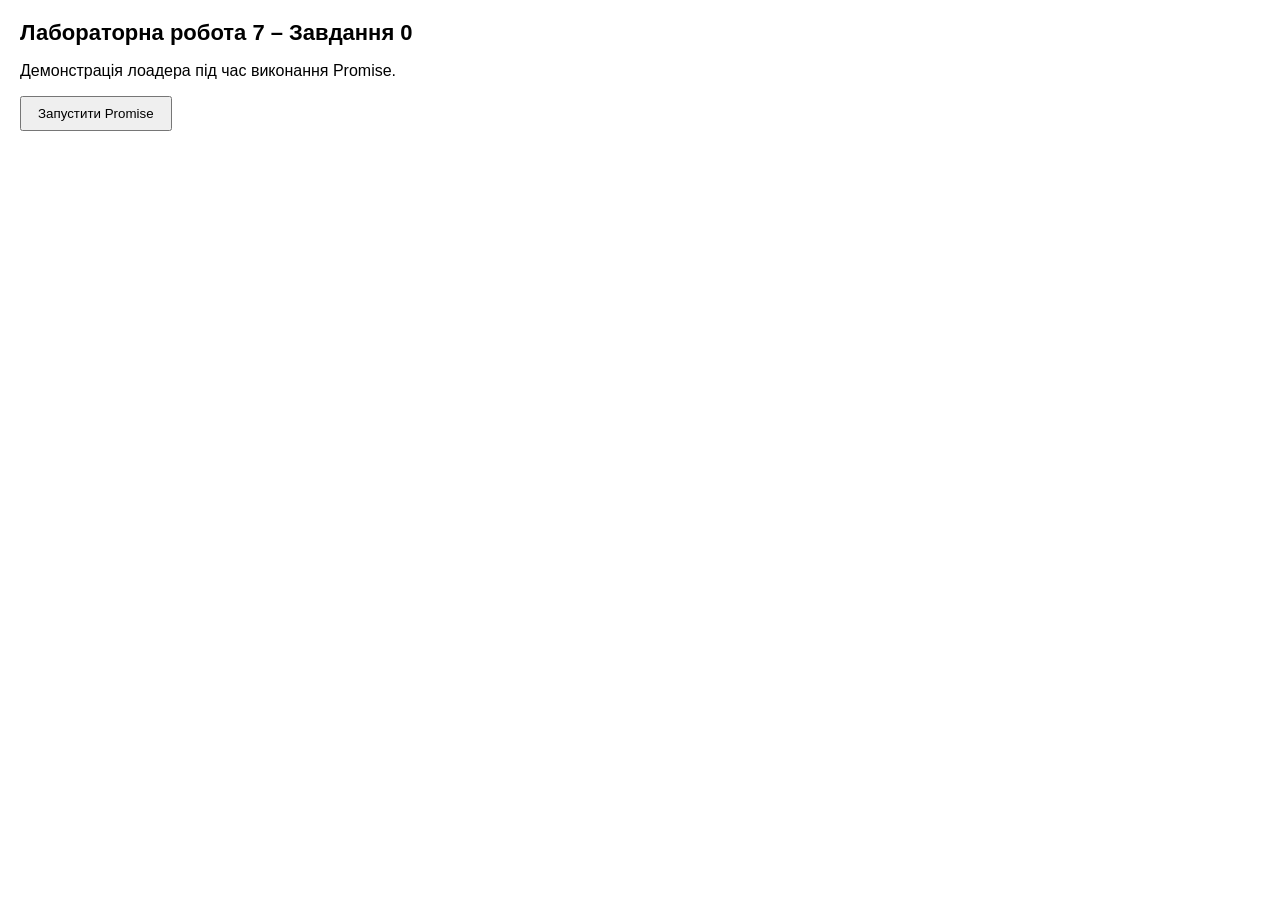
<file: lr7_task0.html>
<!DOCTYPE html>
<html lang="uk">
<head>
    <meta charset="UTF-8">
    <title>ЛР 7 – Завдання 0 (лоадер + Promise)</title>
    <link rel="stylesheet" href="lr7_task0.css">
    <script src="lr7_task0.js" defer></script>
</head>
<body>
    <h1>Лабораторна робота 7 – Завдання 0</h1>
    <p>Демонстрація лоадера під час виконання Promise.</p>

    <button id="start">Запустити Promise</button>

    <!-- Лоадер і результат (як у умові) -->
    <div id="loader" style="display: none;">Завантаження...</div>
    <div id="result"></div>
</body>
</html>
</file>
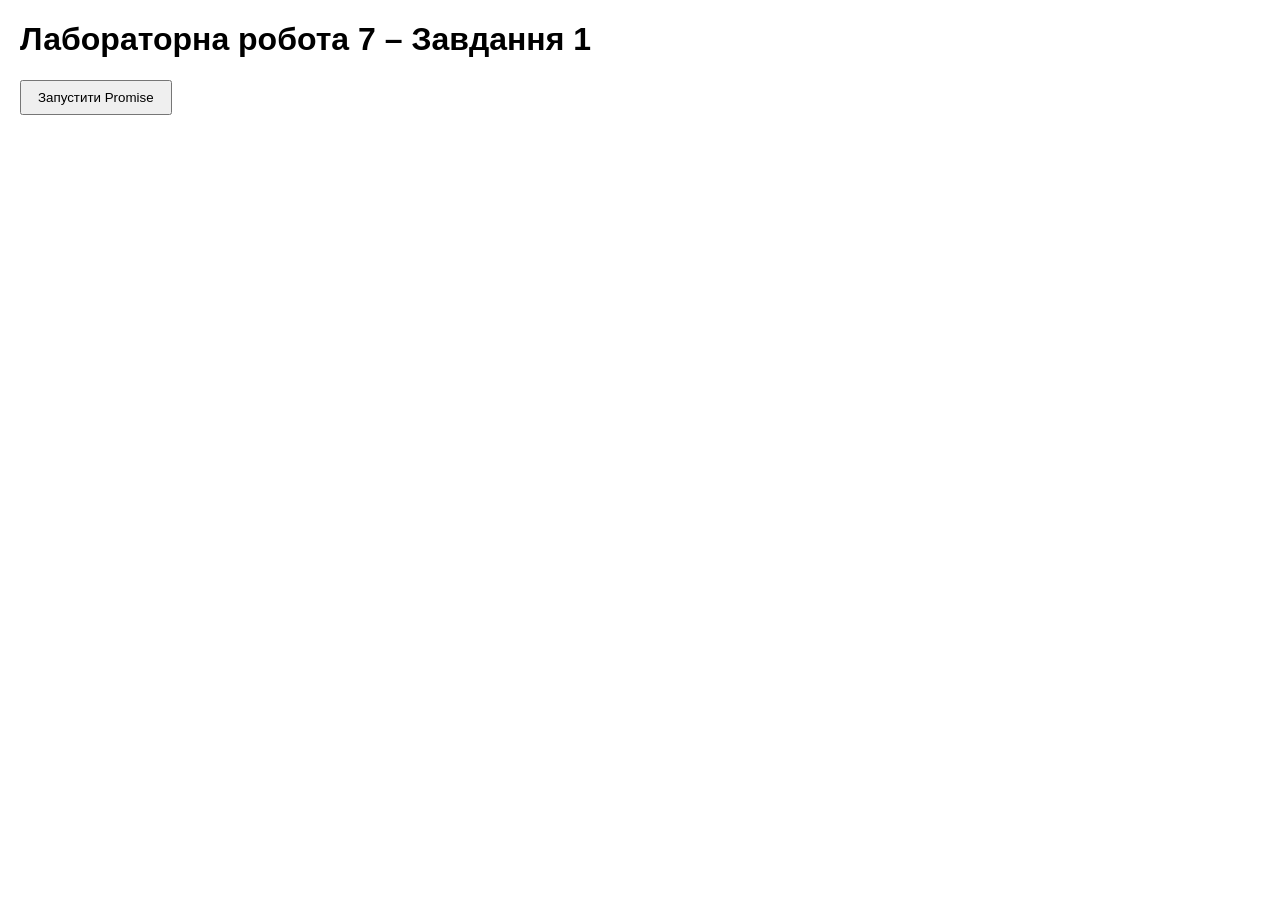
<file: lr7_task1.html>
<!DOCTYPE html>
<html lang="uk">
<head>
    <meta charset="UTF-8">
    <title>ЛР7 – Завдання 1</title>
    <link rel="stylesheet" href="lr7_task1.css">
    <script src="lr7_task1.js" defer></script>
</head>
<body>
    <h1>Лабораторна робота 7 – Завдання 1</h1>

    <button id="run">Запустити Promise</button>

    <div id="loader" style="display:none;">Завантаження...</div>
    <div id="result"></div>
</body>
</html>
</file>
<file: lr4_example1.css>
/* ===== NEW STYLE: clean, light, card-based ===== */

:root{
    --bg: #f6f7fb;
    --panel: #ffffff;
    --text: #0f172a;
    --muted: #64748b;

    --accent: #2563eb;     /* blue */
    --accent-2: #0ea5a5;   /* teal */
    --soft: #eef2ff;

    --border: rgba(15, 23, 42, 0.08);
    --shadow: 0 10px 26px rgba(2, 6, 23, 0.08);

    --radius-xl: 22px;
    --radius-lg: 16px;
    --radius-md: 12px;
}

*{
    box-sizing: border-box;
    margin: 0;
    padding: 0;
}

body{
    min-height: 100vh;
    display: flex;
    align-items: center;
    justify-content: center;

    font-family: system-ui, -apple-system, "Segoe UI", Roboto, Arial, sans-serif;
    color: var(--text);

    background:
        radial-gradient(900px 500px at 85% -10%, var(--soft), transparent 60%),
        radial-gradient(800px 600px at -10% 80%, rgba(14,165,165,0.10), transparent 60%),
        linear-gradient(180deg, var(--bg), #ffffff 60%, var(--bg));

    padding: 24px 14px;
}

/* контейнер тепер як світла картка */
.container{
    max-width: 680px;
    width: 100%;
    padding: 28px 26px;

    background: var(--panel);
    border-radius: var(--radius-xl);
    text-align: center;

    border: 1px solid var(--border);
    box-shadow: var(--shadow);

    position: relative;
    overflow: hidden;
}

/* легкий декоративний акцент зверху */
.container::before{
    content:"";
    position:absolute;
    top:0; left:0; right:0;
    height: 4px;
    background: linear-gradient(90deg, var(--accent), var(--accent-2));
    opacity: 0.9;
}

/* заголовки компактніші і сучасні */
h1{
    font-size: clamp(22px, 3vw, 26px);
    margin-bottom: 4px;
    font-weight: 800;
    letter-spacing: 0.2px;
}

h2{
    font-size: 14px;
    margin-bottom: 16px;
    font-weight: 600;
    color: var(--muted);
    letter-spacing: 0.08em;
    text-transform: uppercase;
}

/* опис */
.description{
    font-size: 14.5px;
    margin-bottom: 18px;
    color: var(--muted);
    line-height: 1.5;
}

/* кнопки тепер не круглі неонові, а "pill + clean" */
button{
    margin: 6px;
    padding: 11px 16px;

    border-radius: 999px;
    border: 1px solid rgba(37, 99, 235, 0.18);

    background:
        linear-gradient(135deg, rgba(37,99,235,0.08), rgba(14,165,165,0.06), #ffffff);

    color: #0f172a;
    font-weight: 700;
    font-size: 12.5px;
    letter-spacing: 0.02em;

    cursor: pointer;

    box-shadow: 0 6px 14px rgba(2, 6, 23, 0.06);
    transition: 0.16s ease;
}

button:hover{
    transform: translateY(-2px);
    border-color: rgba(37, 99, 235, 0.35);
    box-shadow:
        0 10px 22px rgba(2, 6, 23, 0.10),
        0 0 0 3px rgba(37, 99, 235, 0.08);
    background: #ffffff;
}

button:active{
    transform: translateY(0);
}

/* output як акуратний блок з м'яким фоном */
#output{
    margin-top: 18px;
    padding: 14px 14px 12px;

    background: linear-gradient(135deg, #fbfdff, #ffffff);
    border-radius: var(--radius-lg);

    font-size: 13.5px;
    text-align: left;
    line-height: 1.45;

    border: 1px solid var(--border);
}

/* code без неону */
code{
    background: rgba(2, 6, 23, 0.06);
    padding: 2px 6px;
    border-radius: 6px;
    font-size: 0.95em;
}

/* посилання "назад" як нормальна кнопка-лінк */
.back{
    display: inline-block;
    margin-top: 16px;

    color: var(--accent);
    font-size: 12.5px;
    font-weight: 700;
    text-decoration: none;

    padding: 8px 10px;
    border-radius: var(--radius-md);
    border: 1px solid rgba(37, 99, 235, 0.14);
    background: rgba(37, 99, 235, 0.05);

    transition: 0.16s ease;
}

.back:hover{
    background: rgba(37, 99, 235, 0.10);
    border-color: rgba(37, 99, 235, 0.28);
}
</file>
<file: example2.css>
* {
    box-sizing: border-box;
    margin: 0;
    padding: 0;
}

body {
    font-family: system-ui, -apple-system, BlinkMacSystemFont, "Segoe UI", sans-serif;
    background: #0a0216;
    color: #fff;
    min-height: 100vh;
    display: flex;
    align-items: center;
    justify-content: center;
}

.container {
    max-width: 900px;
    width: 95%;
    background: rgba(26, 7, 56, 0.95);
    border-radius: 20px;
    padding: 20px 24px 24px;
    box-shadow:
        0 0 25px rgba(154, 10, 24, 0.7),
        0 0 70px rgba(160, 15, 25, 0.5);
    border: 1px solid rgba(222, 38, 90, 0.7);
}

h1 {
    font-size: 26px;
    margin-bottom: 4px;
}

h2 {
    font-size: 18px;
    margin-bottom: 12px;
}

.desc {
    font-size: 14px;
    margin-bottom: 14px;
    line-height: 1.4;
}

code {
    background: rgba(0, 0, 0, 0.35);
    padding: 2px 4px;
    border-radius: 4px;
    font-size: 13px;
}

#output {
    background: rgba(8, 1, 32, 0.95);
    border-radius: 12px;
    padding: 12px 14px;
    font-family: "Fira Code", monospace;
    font-size: 13px;
    white-space: pre-wrap;
    border: 1px solid rgba(151, 13, 63, 0.8);
    box-shadow: 0 0 15px rgba(224, 6, 6, 0.6);
}
</file>
<file: lr4_task3.css>
* {
    box-sizing: border-box;
    margin: 0;
    padding: 0;
}

body {
    font-family: Arial, sans-serif;
    background: #f4f4f9;
    min-height: 100vh;
    display: flex;
    justify-content: center;
    align-items: center;
}

.container {
    background: #ffffff;
    padding: 20px 24px;
    border-radius: 12px;
    box-shadow: 0 0 12px rgba(0, 0, 0, 0.12);
    max-width: 700px;
    width: 95%;
}

h1 {
    font-size: 22px;
    margin-bottom: 4px;
}

h2 {
    font-size: 18px;
    margin-bottom: 12px;
}

.desc {
    margin-bottom: 14px;
}

#run {
    padding: 8px 16px;
    border-radius: 6px;
    border: none;
    background: #4a6cff;
    color: #fff;
    font-size: 14px;
    cursor: pointer;
    margin-bottom: 12px;
}

#run:hover {
    background: #3a59d1;
}

#output {
    background: #1e1e1e;
    color: #e5e5e5;
    padding: 10px;
    border-radius: 8px;
    min-height: 120px;
    white-space: pre-wrap;
    font-family: Consolas, monospace;
}

.hint {
    margin-top: 6px;
    font-size: 12px;
    color: #555;
}
</file>
<file: lr4_task4.css>
body {
    font-family: Arial, sans-serif;
    margin: 20px;
    background: #f5f5ff;
}

h1 {
    margin-bottom: 10px;
}

button {
    padding: 8px 16px;
    cursor: pointer;
    border-radius: 6px;
    border: 1px solid #4444aa;
    background: #6666ff;
    color: #fff;
    font-weight: 600;
}

button:hover {
    opacity: 0.9;
}

#output {
    background: #111;
    color: #0f0;
    padding: 12px;
    margin-top: 15px;
    min-height: 120px;
    border-radius: 6px;
}
</file>
<file: lr5_task1.css>
* {
    box-sizing: border-box;
    margin: 0;
    padding: 0;
}

body {
    font-family: Arial, sans-serif;
    min-height: 100vh;
    display: flex;
    align-items: center;
    justify-content: center;
    background: radial-gradient(circle at top, #ffefef, #ffe0ff, #e0f0ff);
}

.container {
    background: #ffffff;
    padding: 24px 28px;
    border-radius: 16px;
    box-shadow: 0 0 20px rgba(0, 0, 0, 0.12);
    max-width: 480px;
    width: 95%;
}

h1 {
    font-size: 22px;
    margin-bottom: 4px;
    text-align: center;
}

h2 {
    font-size: 16px;
    margin-bottom: 18px;
    text-align: center;
    color: #555;
}

.field {
    margin-bottom: 14px;
}

label {
    display: block;
    margin-bottom: 4px;
    font-size: 14px;
}

input[type="number"] {
    width: 100%;
    padding: 8px 10px;
    font-size: 14px;
    border-radius: 6px;
    border: 1px solid #bbb;
}

input[type="number"]:focus {
    outline: none;
    border-color: #7a42ff;
    box-shadow: 0 0 5px rgba(122, 66, 255, 0.4);
}

.note {
    margin-top: 10px;
    font-size: 12px;
    color: #555;
    text-align: center;
    line-height: 1.4;
}
</file>
<file: lr5_task2.css>
* {
    box-sizing: border-box;
    margin: 0;
    padding: 0;
    font-family: Arial, sans-serif;
}

body {
    min-height: 100vh;
    display: flex;
    justify-content: center;
    align-items: center;
    background: #f2f2f7;
}

.container {
    background: #ffffff;
    padding: 20px 24px;
    border-radius: 12px;
    box-shadow: 0 0 10px rgba(0, 0, 0, 0.1);
    max-width: 480px;
    width: 100%;
}

h1 {
    font-size: 20px;
    margin-bottom: 12px;
    text-align: center;
}

.score {
    margin-bottom: 12px;
    font-weight: bold;
    text-align: center;
}

#next-btn,
#check-btn {
    padding: 8px 14px;
    border-radius: 6px;
    border: 1px solid #007bff;
    background: #007bff;
    color: #fff;
    cursor: pointer;
    font-size: 14px;
}

#next-btn {
    display: block;
    margin: 0 auto 14px;
}

#next-btn:hover,
#check-btn:hover {
    background: #005fcc;
}

.task {
    margin-bottom: 10px;
    font-size: 18px;
    text-align: center;
}

.answer-row {
    display: flex;
    gap: 8px;
    margin-bottom: 10px;
}

#answer {
    flex: 1;
    padding: 6px 8px;
    border-radius: 6px;
    border: 1px solid #ccc;
    font-size: 16px;
}

.result {
    min-height: 20px;
    font-size: 14px;
}
</file>
<file: lr5_task3.css>
body {
    font-family: Arial, sans-serif;
    margin: 30px;
}

.container {
    width: 400px;
}

#score {
    font-weight: bold;
    margin-bottom: 10px;
}

#question {
    margin: 10px 0;
    font-size: 18px;
}

#answers label {
    display: block;
    margin: 4px 0;
}

#result {
    margin-top: 10px;
    font-weight: bold;
}
</file>
<file: lr5_task5.css>
body {
    font-family: Arial, sans-serif;
    padding: 20px;
}

h1 {
    margin-bottom: 10px;
}

#captcha-box {
    width: 120px;
    height: 50px;
    border: 1px solid #999;
    margin-bottom: 5px;
    display: flex;
    align-items: center;
    justify-content: center;
    background: #fff;
}

#captcha-display {
    line-height: 1;
}

.captcha-pixel {
    display: inline-block;
    font-size: 32px;
    font-weight: bold;
    color: red;
    padding: 0 2px;
}

#captcha-input {
    width: 120px;
    margin-bottom: 5px;
}

#check-btn,
#refresh-btn {
    margin-right: 5px;
}

#captcha-message {
    margin-top: 5px;
    font-weight: bold;
}

#captcha-message.error {
    color: red;
}

#captcha-message.success {
    color: green;
}
</file>
<file: lr7_task0.css>
body {
    font-family: Arial, sans-serif;
    margin: 20px;
}

h1 {
    font-size: 22px;
    margin-bottom: 10px;
}

#start {
    padding: 8px 16px;
    margin-bottom: 15px;
}

#loader {
    margin-top: 10px;
    font-weight: bold;
    color: blue;
}

#result {
    margin-top: 10px;
    font-size: 16px;
}

.success {
    color: green;
}

.error {
    color: red;
}
</file>
<file: lr7_task1.css>
body {
    font-family: Arial, sans-serif;
    margin: 20px;
}

button {
    padding: 8px 16px;
}

#loader {
    margin-top: 10px;
    font-weight: bold;
    color: blue;
}

#result {
    margin-top: 10px;
    font-size: 18px;
    color: green;
}
</file>
